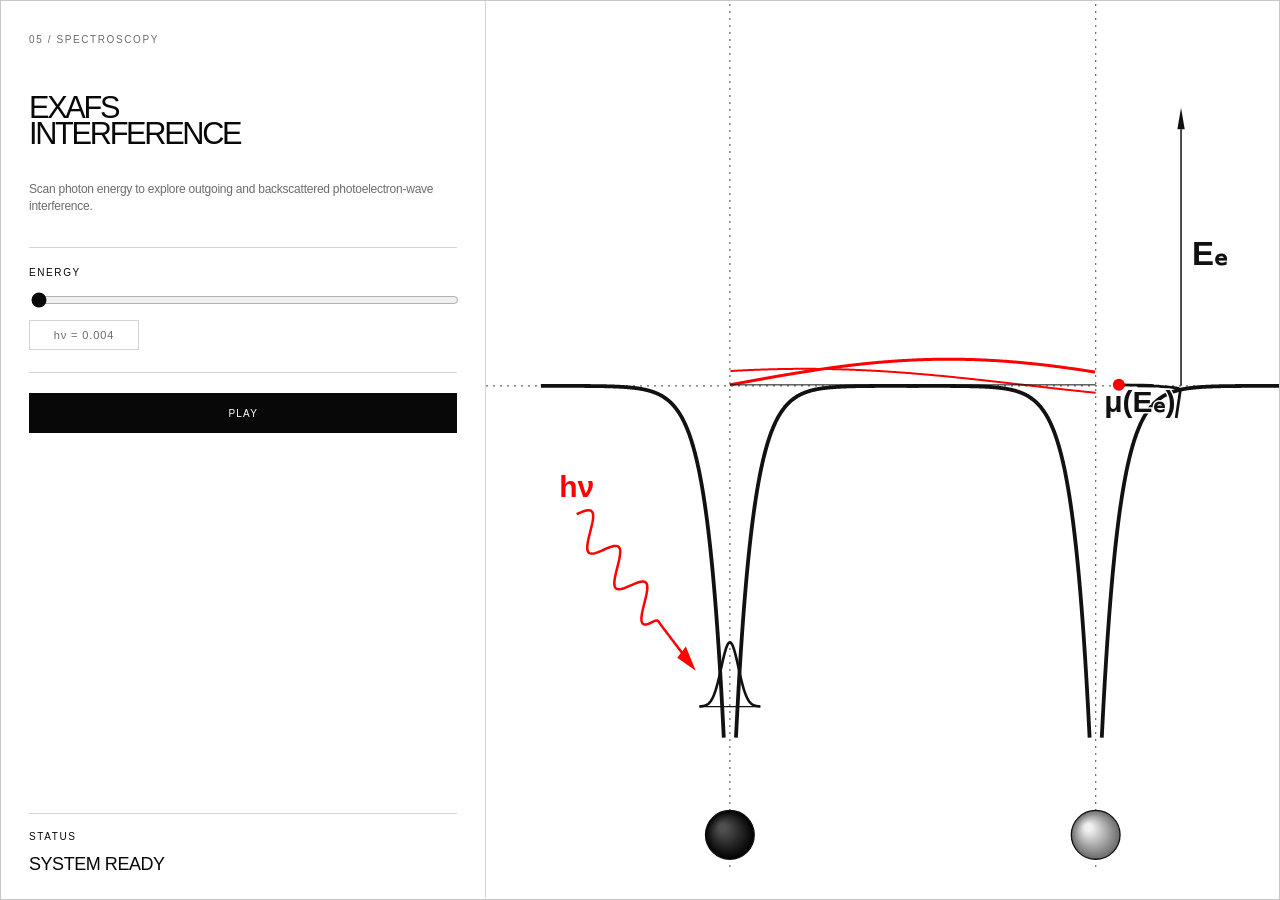
<file: tools/exafs-interference.html>
<!doctype html>
<html lang="en" data-theme="light">
<head>
  <meta charset="utf-8">
  <meta name="viewport" content="width=device-width, initial-scale=1">
  <title>EXAFS Interference Slider</title>
  <style>
    :root {
      --bg-body: #000;
      --bg-container: #050505;
      --border-container: #222;
      --bg-viewport: #000;
      --border-viewport: #333;
      --bg-sidebar: rgba(10, 10, 10, 0.9);
      --border-sidebar: #333;
      --text-sidebar: #fff;
      --text-status-title: #888;
      --border-status-top: #222;
      --toggle-btn-bg: #222;
      --toggle-btn-text: #fff;
      --text-brand: #fff;
      --control-bg: #000;
      --control-border: #444;
      --control-fg: #fff;
      --control-accent: #fff;
      --canvas-bg: #000;
    }

    [data-theme="light"] {
      --bg-body: #f0f2f5;
      --bg-container: #fff;
      --border-container: #ddd;
      --bg-viewport: #fdfdfd;
      --border-viewport: #ccc;
      --bg-sidebar: rgba(245, 245, 245, 0.95);
      --border-sidebar: #ddd;
      --text-sidebar: #222;
      --text-status-title: #777;
      --border-status-top: #ddd;
      --toggle-btn-bg: #e0e0e0;
      --toggle-btn-text: #111;
      --text-brand: #111;
      --control-bg: #fff;
      --control-border: #bdbdbd;
      --control-fg: #111;
      --control-accent: #111;
      --canvas-bg: #fff;
    }

    * {
      box-sizing: border-box;
    }

    body {
      margin: 0;
      background-color: var(--bg-body);
      display: flex;
      justify-content: center;
      align-items: center;
      min-height: 100vh;
      padding: 16px;
      font-family: "Avenir Next", "Helvetica Neue", Helvetica, Arial, sans-serif;
      transition: background-color 0.3s ease;
    }

    #simulation-container {
      background-color: var(--bg-container) !important;
      border: 1px solid var(--border-container) !important;
      border-radius: 8px;
      width: 96vw;
      max-width: 1650px;
      padding: 15px;
      transition: all 0.3s ease;
      box-shadow: 0 10px 30px rgba(0, 0, 0, 0.25);
    }

    #sim-viewport {
      background: var(--bg-viewport) !important;
      border: 1px solid var(--border-viewport) !important;
      display: flex;
      width: 100%;
      height: min(84vh, 900px);
      overflow: hidden;
      transition: all 0.3s ease;
    }

    #sidebar {
      width: 260px;
      background: var(--bg-sidebar) !important;
      border-right: 1px solid var(--border-sidebar) !important;
      color: var(--text-sidebar) !important;
      display: flex;
      flex-direction: column;
      padding: 18px;
      gap: 14px;
      transition: all 0.3s ease;
    }

    #brand-title {
      color: var(--text-brand) !important;
      transition: all 0.3s ease;
      font-size: 13px;
      font-weight: 900;
      text-transform: uppercase;
      letter-spacing: 1.5px;
    }

    .control-label {
      font-size: 12px;
      font-weight: 700;
      letter-spacing: 0.6px;
      text-transform: uppercase;
    }

    input[type="range"] {
      width: 100%;
      accent-color: var(--control-accent);
      cursor: pointer;
    }

    .badge {
      display: inline-block;
      min-width: 110px;
      text-align: center;
      font-weight: 800;
      font-size: 12px;
      letter-spacing: 0.4px;
      padding: 8px 10px;
      border-radius: 999px;
      border: 1px solid var(--control-border);
      color: var(--control-fg);
      background: var(--control-bg);
      font-variant-numeric: tabular-nums;
    }

    .action-btn {
      margin-top: 8px;
      padding: 10px;
      border-radius: 4px;
      cursor: pointer;
      font-weight: 800;
      width: 100%;
      text-transform: uppercase;
      font-size: 11px;
      border: 1px solid var(--control-border);
      background: var(--control-bg);
      color: var(--control-fg);
    }

    #theme-toggle {
      padding: 8px;
      background: var(--toggle-btn-bg);
      color: var(--toggle-btn-text);
      border: 1px solid var(--border-viewport);
      border-radius: 4px;
      cursor: pointer;
      font-size: 11px;
      font-weight: 800;
      text-transform: uppercase;
      width: 100%;
      transition: all 0.3s ease;
    }

    #status-divider {
      border-top: 1px solid var(--border-status-top) !important;
      padding-top: 12px;
      transition: all 0.3s ease;
      margin-top: auto;
    }

    #status-title {
      color: var(--text-status-title) !important;
      transition: all 0.3s ease;
      font-size: 10px;
      font-weight: 900;
      text-transform: uppercase;
      letter-spacing: 1px;
      margin-bottom: 6px;
    }

    #sim-status {
      font-size: 15px;
      font-weight: 900;
      letter-spacing: 0.2px;
      color: var(--text-sidebar);
    }

    #canvas-target {
      flex-grow: 1;
      position: relative;
      min-width: 0;
    }

    canvas {
      width: 100%;
      height: 100%;
      display: block;
      background: var(--canvas-bg);
    }

    @media (max-width: 980px) {
      #sim-viewport {
        height: auto;
        min-height: 680px;
        flex-direction: column;
      }

      #sidebar {
        width: 100%;
        border-right: 0;
        border-bottom: 1px solid var(--border-sidebar) !important;
      }

      #canvas-target {
        height: 520px;
      }
    }
  </style>
<style id="mithril-integration">
  #theme-toggle { display: none !important; }
  html, body, button, input, output { font-family: Arial, Helvetica, sans-serif !important; }
  body { padding: 0; background: #fff !important; }
  #simulation-container { width: 100%; max-width: none; height: 100vh; padding: 0; border-radius: 0; border: 1px solid rgba(8, 8, 8, .22) !important; box-shadow: none; }
  #sim-viewport { height: 100%; border: 0 !important; }
  #sidebar { width: 31%; max-width: 360px; padding: 28px 24px; }
  #brand-title { color: #080808 !important; font-size: 12px; letter-spacing: .14em; }
  .action-btn, .badge { border-radius: 0; }
</style>
<link rel="stylesheet" href="./mithril-tool.css">
</head>
<body>
<div id="simulation-container">
  <div id="sim-viewport">
    <div id="sidebar">
      <p class="tool-kicker">05 / SPECTROSCOPY</p>
      <h1 class="tool-heading"><span>EXAFS</span>INTERFERENCE</h1>
      <p class="tool-intro">Scan photon energy to explore outgoing and backscattered photoelectron-wave interference.</p>

      <div class="tool-control-section">
        <div class="control-label">energy</div>
        <input id="hvSlider" type="range" min="0.00390625" max="1" step="0.00390625" value="0.00390625">
        <output id="hvValue" class="badge">hν = 0.004</output>
      </div>

      <div class="tool-action-stack">
        <button id="playBtn" class="action-btn" type="button">Play</button>
      </div>
      <div id="status-divider">
        <div id="status-title">Status</div>
        <div id="sim-status">SYSTEM READY</div>
      </div>
    </div>

    <div id="canvas-target">
      <canvas id="scene" width="1920" height="1080" aria-label="EXAFS interference interactive scene"></canvas>
    </div>
  </div>
</div>

<script>
  const canvas = document.getElementById("scene");
  const ctx = canvas.getContext("2d");
  const slider = document.getElementById("hvSlider");
  const hvValue = document.getElementById("hvValue");
  const playBtn = document.getElementById("playBtn");
  const statusEl = document.getElementById("sim-status");

  const state = {
    hv: Number(slider.value),
    playing: false
  };

  const model = {
    xMin: -20,
    xMax: 45,
    yMin: -32,
    yMax: 24
  };

  let theme = null;
  let renderWidth = 1920;
  let renderHeight = 1080;

  function resizeCanvas() {
    const rectangle = canvas.getBoundingClientRect();
    if (rectangle.width < 1 || rectangle.height < 1) return;
    const dpr = Math.min(window.devicePixelRatio || 1, 3);
    renderWidth = rectangle.width;
    renderHeight = rectangle.height;
    canvas.width = Math.round(renderWidth * dpr);
    canvas.height = Math.round(renderHeight * dpr);
    ctx.setTransform(dpr, 0, 0, dpr, 0, 0);
    render();
  }

  function isLightMode() {
    return document.documentElement.getAttribute("data-theme") === "light";
  }

  function getThemePalette() {
    if (isLightMode()) {
      return {
        ink: "#111",
        grid: "#666",
        canvasBg: "#fff",
        potential: "#111",
        outline: "#fff",
        atomOutline: "#111"
      };
    }
    return {
      ink: "#f2f2f2",
      grid: "#868686",
      canvasBg: "#000",
      potential: "#f2f2f2",
      outline: "#000",
      atomOutline: "#e8e8e8"
    };
  }

  function mapX(x) {
    return ((x - model.xMin) / (model.xMax - model.xMin)) * renderWidth;
  }

  function mapY(y) {
    return renderHeight - ((y - model.yMin) / (model.yMax - model.yMin)) * renderHeight;
  }

  function drawCurve(func, xStart, xEnd, step, style = {}) {
    ctx.save();
    if (style.dashed) {
      ctx.setLineDash(style.dashed);
    } else {
      ctx.setLineDash([]);
    }
    ctx.lineWidth = style.width || 2;
    ctx.strokeStyle = style.stroke || theme.ink;
    ctx.beginPath();
    let started = false;
    for (let x = xStart; x <= xEnd + 1e-9; x += step) {
      const y = func(x);
      const px = mapX(x);
      const py = mapY(y);
      if (!Number.isFinite(y)) {
        started = false;
        continue;
      }
      if (!started) {
        ctx.moveTo(px, py);
        started = true;
      } else {
        ctx.lineTo(px, py);
      }
    }
    ctx.stroke();
    ctx.restore();
  }

  function drawLine(x1, y1, x2, y2, style = {}) {
    ctx.save();
    if (style.dashed) {
      ctx.setLineDash(style.dashed);
    } else {
      ctx.setLineDash([]);
    }
    ctx.strokeStyle = style.stroke || theme.ink;
    ctx.lineWidth = style.width || 1.5;
    ctx.beginPath();
    ctx.moveTo(mapX(x1), mapY(y1));
    ctx.lineTo(mapX(x2), mapY(y2));
    ctx.stroke();
    ctx.restore();
  }

  function drawText(txt, x, y, size = 22, align = "left", options = {}) {
    const color = options.color || theme.ink;
    const weight = options.weight || 400;
    const stroke = options.stroke || null;
    const strokeWidth = options.strokeWidth || 2.5;
    ctx.save();
    ctx.fillStyle = color;
    ctx.font = `${weight} ${size}px Arial, Helvetica, sans-serif`;
    ctx.textAlign = align;
    ctx.textBaseline = "middle";
    if (stroke) {
      ctx.lineWidth = strokeWidth;
      ctx.strokeStyle = stroke;
      ctx.strokeText(txt, mapX(x), mapY(y));
    }
    ctx.fillText(txt, mapX(x), mapY(y));
    ctx.restore();
  }

  function drawParametricCurve(xFunc, yFunc, tStart, tEnd, step, style = {}) {
    ctx.save();
    ctx.setLineDash(style.dashed || []);
    ctx.lineWidth = style.width || 2;
    ctx.strokeStyle = style.stroke || theme.ink;
    ctx.beginPath();
    let started = false;
    for (let t = tStart; t <= tEnd + 1e-9; t += step) {
      const x = xFunc(t);
      const y = yFunc(t);
      if (!Number.isFinite(x) || !Number.isFinite(y)) {
        started = false;
        continue;
      }
      const px = mapX(x);
      const py = mapY(y);
      if (!started) {
        ctx.moveTo(px, py);
        started = true;
      } else {
        ctx.lineTo(px, py);
      }
    }
    ctx.stroke();
    ctx.restore();
  }

  function drawPotentials() {
    const color = theme.potential;
    const y1 = (x) => -0.02 * Math.exp(0.7 * x);
    const tStart = -5;
    const tEnd = 10;
    const dt = 0.03;

    drawParametricCurve((t) => t - 10.5, y1, tStart, tEnd, dt, { stroke: color, width: 3.8 });
    drawParametricCurve((t) => -t + 10.5, y1, tStart, tEnd, dt, { stroke: color, width: 3.8 });
    drawParametricCurve((t) => -t + 40.5, y1, tStart, tEnd, dt, { stroke: color, width: 3.8 });
    drawParametricCurve((t) => t + 19.5, y1, tStart, tEnd, dt, { stroke: color, width: 3.8 });
  }

  function drawGroundState(xCenter) {
    drawCurve((x) => 4 * Math.exp(-Math.pow(x - xCenter, 2)) - 20, xCenter - 2.5, xCenter + 2.5, 0.02, {
      stroke: theme.ink,
      width: 2.6
    });
    drawLine(xCenter - 2.5, -20, xCenter + 2.5, -20, { stroke: theme.ink, width: 1.2 });
  }

  function drawAtom(cx, cy, r, hueA, hueB) {
    const px = mapX(cx);
    const py = mapY(cy);
    const pr = (mapX(cx + r) - mapX(cx));
    const gradient = ctx.createRadialGradient(px - pr * 0.3, py - pr * 0.3, pr * 0.15, px, py, pr);
    gradient.addColorStop(0, hueA);
    gradient.addColorStop(1, hueB);
    ctx.save();
    ctx.fillStyle = gradient;
    ctx.beginPath();
    ctx.arc(px, py, pr, 0, Math.PI * 2);
    ctx.fill();
    ctx.lineWidth = 1.3;
    ctx.strokeStyle = theme.atomOutline;
    ctx.stroke();
    ctx.restore();
  }

  function drawFilledPolygon(points, color) {
    if (!points.length) {
      return;
    }
    ctx.save();
    ctx.fillStyle = color;
    ctx.beginPath();
    ctx.moveTo(mapX(points[0].x), mapY(points[0].y));
    for (let i = 1; i < points.length; i += 1) {
      ctx.lineTo(mapX(points[i].x), mapY(points[i].y));
    }
    ctx.closePath();
    ctx.fill();
    ctx.restore();
  }

  function rotatePoint(point, angleRad, pivot) {
    const dx = point.x - pivot.x;
    const dy = point.y - pivot.y;
    return {
      x: pivot.x + dx * Math.cos(angleRad) - dy * Math.sin(angleRad),
      y: pivot.y + dx * Math.sin(angleRad) + dy * Math.cos(angleRad)
    };
  }

  function lerp(a, b, t) {
    return a + (b - a) * t;
  }

  function exafsColorFromT(t) {
    const stops = [
      { t: 0.0, c: [255, 0, 0] },
      { t: 0.33, c: [255, 255, 0] },
      { t: 0.66, c: [0, 255, 0] },
      { t: 1.0, c: [0, 0, 255] }
    ];
    const tc = Math.max(0, Math.min(1, t));
    for (let i = 0; i < stops.length - 1; i += 1) {
      const a = stops[i];
      const b = stops[i + 1];
      if (tc >= a.t && tc <= b.t) {
        const u = (tc - a.t) / (b.t - a.t || 1);
        const r = Math.round(lerp(a.c[0], b.c[0], u));
        const g = Math.round(lerp(a.c[1], b.c[1], u));
        const bch = Math.round(lerp(a.c[2], b.c[2], u));
        return `rgb(${r}, ${g}, ${bch})`;
      }
    }
    return "rgb(255,0,0)";
  }

  function interferenceColor(hv) {
    const minHv = 1 / 256;
    const t = (hv - minHv) / (1 - minHv);
    return exafsColorFromT(t);
  }

  function drawPhotonWave(hv) {
    const angle = -Math.PI / 4;
    const pivot = { x: -4 * Math.PI, y: -8 };
    const points = [];
    for (let t = -4 * Math.PI; t <= 0; t += Math.PI / 45) {
      const stepFn = 1 / (1 + Math.exp(10 * (t + Math.PI + 0.2)));
      const p = { x: t, y: Math.sin(2 * t) * stepFn - 8 };
      points.push(rotatePoint(p, angle, pivot));
    }

    const photonColor = interferenceColor(hv);
    ctx.save();
    ctx.strokeStyle = photonColor;
    ctx.lineWidth = 2.5;
    ctx.beginPath();
    for (let i = 0; i < points.length; i += 1) {
      const px = mapX(points[i].x);
      const py = mapY(points[i].y);
      if (i === 0) {
        ctx.moveTo(px, py);
      } else {
        ctx.lineTo(px, py);
      }
    }
    ctx.stroke();
    ctx.restore();

    const arrowHead = [
      { x: 1.25, y: -8 },
      { x: -0.4, y: -7.5 },
      { x: -0.4, y: -8.5 }
    ].map((p) => rotatePoint(p, angle, pivot));
    drawFilledPolygon(arrowHead, photonColor);

    drawText("hν", -14, -6.4, 30, "left", {
      color: photonColor,
      weight: 700,
      stroke: theme.outline,
      strokeWidth: 2.2
    });
  }

  function drawElectronWaves(hv) {
    const waveColor = interferenceColor(hv);

    drawParametricCurve(
      (t) => t,
      (t) => 1.6 * Math.sin(1.4 * t * Math.sqrt(hv)) + 16 * hv,
      0,
      30,
      Math.PI / 45,
      { stroke: waveColor, width: 3 }
    );

    drawParametricCurve(
      (t) => 30 - t,
      (t) => -Math.sin(1.4 * (t + 30) * Math.sqrt(hv)) + 16 * hv,
      0,
      30,
      Math.PI / 45,
      {
        stroke: waveColor,
        width: 2
      }
    );

    drawLine(0, 16 * hv, 30, 16 * hv, { stroke: theme.ink, width: 1 });
  }

  function drawSpectrum(hv, frontColor) {
    const xExFront = Math.max(-2, Math.min(16, 16 * hv));

    const xExToSpectrumX = (xEx) => {
      const yE1 = 1 / (1 + Math.exp(-20 * xEx)) - xEx / 28;
      const yE2 = 0.28 * Math.exp(-xEx / 5) * Math.cos(21 * Math.sqrt(Math.abs(xEx))) / (1 + Math.exp(-50 * xEx));
      return -5.6 * (yE1 + yE2) + 37;
    };

    drawParametricCurve(
      (xEx) => xExToSpectrumX(xEx),
      (xEx) => xEx,
      -2,
      xExFront,
      0.01,
      { stroke: theme.ink, width: 2.8 }
    );

    const tipX = xExToSpectrumX(xExFront);
    ctx.save();
    ctx.fillStyle = frontColor;
    ctx.beginPath();
    ctx.arc(mapX(tipX), mapY(xExFront), 6, 0, Math.PI * 2);
    ctx.fill();
    ctx.restore();

    drawLine(37, 0, 37, 16, { stroke: theme.ink, width: 1.5 });
    drawFilledPolygon(
      [
        { x: 36.7, y: 16 },
        { x: 37.3, y: 16 },
        { x: 37.0, y: 17.35 }
      ],
      theme.ink
    );
    drawText("Eₑ", 37.9, 8.1, 33, "left", {
      color: theme.ink,
      weight: 700,
      stroke: theme.outline,
      strokeWidth: 3
    });
    drawText("μ(Eₑ)", 30.7, -1.1, 30, "left", {
      color: theme.ink,
      weight: 700,
      stroke: theme.outline,
      strokeWidth: 3
    });
  }

  function render() {
    theme = getThemePalette();
    const hv = state.hv;
    ctx.clearRect(0, 0, renderWidth, renderHeight);

    drawLine(-20, 0, 45, 0, { stroke: theme.grid, width: 1.2, dashed: [2, 5] });
    drawLine(0, -30, 0, 24, { stroke: theme.grid, width: 1.2, dashed: [2, 5] });
    drawLine(30, -30, 30, 24, { stroke: theme.grid, width: 1.2, dashed: [2, 5] });

    drawPotentials();
    drawGroundState(0);
    drawPhotonWave(hv);
    drawElectronWaves(hv);
    drawSpectrum(hv, interferenceColor(hv));

    drawAtom(0, -28, 2, "#505050", "#000000");
    drawAtom(30, -28, 2, "#f0f0f0", "#696969");
  }

  function setHv(value) {
    state.hv = Math.max(1 / 256, Math.min(1, value));
    slider.value = String(state.hv);
    hvValue.textContent = `hν = ${state.hv.toFixed(3)}`;
    render();
  }

  slider.addEventListener("input", (event) => {
    setHv(Number(event.target.value));
    if (!state.playing) {
      statusEl.textContent = "MANUAL CONTROL";
    }
  });

  playBtn.addEventListener("click", () => {
    state.playing = !state.playing;
    playBtn.textContent = state.playing ? "Pause" : "Play";
    statusEl.textContent = state.playing ? "SCANNING" : "SYSTEM READY";
    if (state.playing) {
      requestAnimationFrame(animate);
    }
  });

  function animate() {
    if (!state.playing) {
      return;
    }
    const next = state.hv + 0.0025;
    setHv(next > 1 ? 1 / 256 : next);
    requestAnimationFrame(animate);
  }

  const canvasObserver = new ResizeObserver(resizeCanvas);
  canvasObserver.observe(document.getElementById("canvas-target"));
  resizeCanvas();
  setHv(state.hv);
</script>
</body>
</html>
</file>
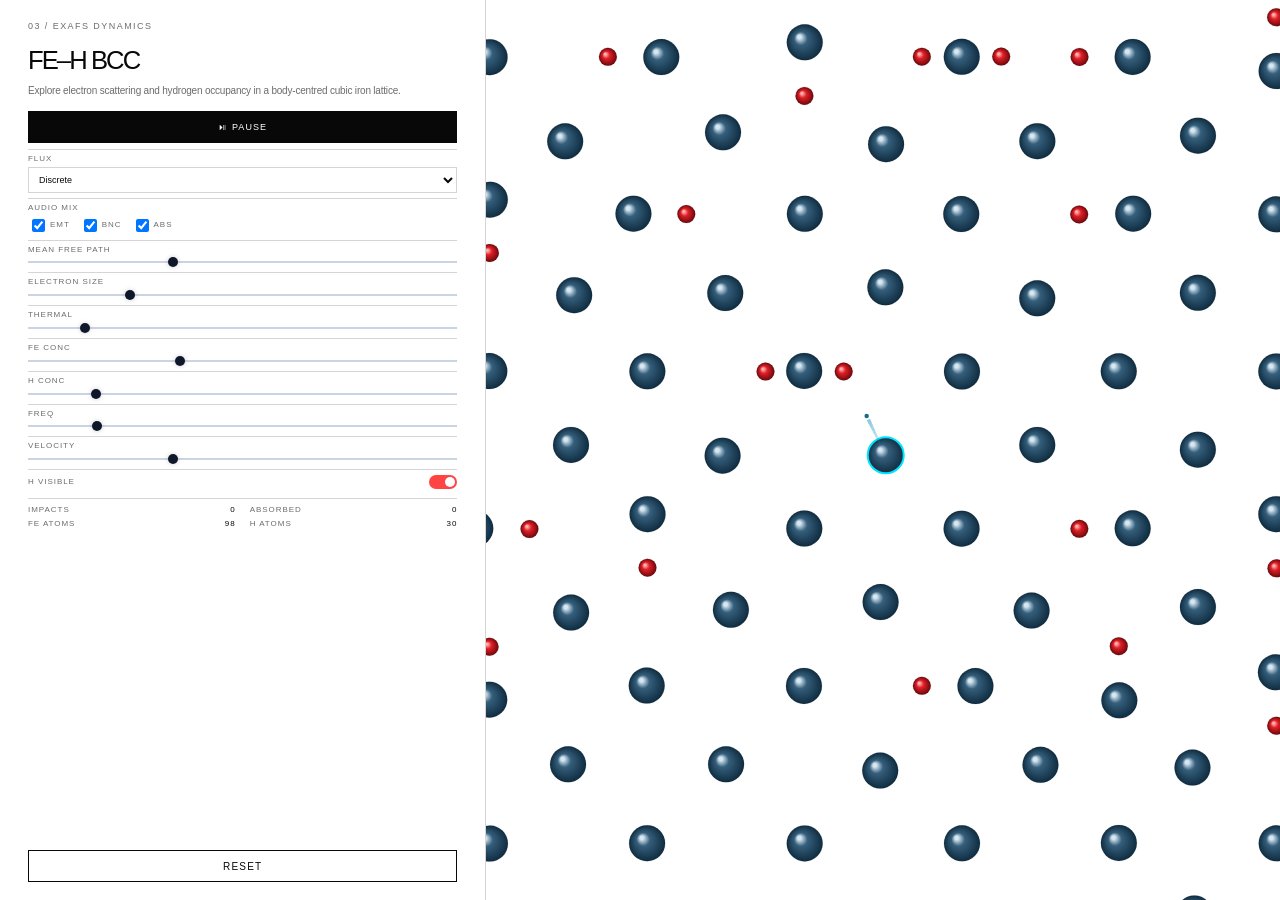
<file: tools/fe-h-bcc-exafs.html>
<!DOCTYPE html>
<html data-theme="light">
<head>
    <meta charset="UTF-8">
    <title>Fe-H BCC EXAFS</title>
    <style>
        @import url('https://fonts.googleapis.com/css2?family=Inter:wght=400;700;900&display=swap');
        :root {
            --bg-body: #000000; --bg-container: #000000; --bg-panel: #0d0d0d;
            --bg-canvas: #000000; --border-panel: #333333; --border-control: #444444;
            --text-main: #eeeeee; --text-label: #ffffff; --text-stat-lbl: #aaaaaa;
            --btn-bg: #222222; --btn-hover-bg: #ffffff; --btn-hover-text: #000000;
            --slider-bg: #333333; --slider-thumb: #ffffff; --overlay-bg: rgba(0,0,0,0.9);
            --particle-trail: 0, 229, 255; --fe-lightness: 0; --stroke-alpha: 0.05;
        }
        [data-theme="light"] {
            --bg-body: #f0f2f5; --bg-container: #ffffff; --bg-panel: #f8fafc;
            --bg-canvas: #ffffff; --border-panel: #cbd5e1; --border-control: #cbd5e1;
            --text-main: #1e293b; --text-label: #0f172a; --text-stat-lbl: #64748b;
            --btn-bg: #e2e8f0; --btn-hover-bg: #0f172a; --btn-hover-text: #ffffff;
            --slider-bg: #cbd5e1; --slider-thumb: #0f172a; --overlay-bg: rgba(255,255,255,0.95);
            --particle-trail: 0, 140, 180; --fe-lightness: 40; --stroke-alpha: 0.2;
        }
        body {
            margin:0; padding:0; background: var(--bg-body); overflow:hidden;
            font-family: 'Inter', sans-serif; color: var(--text-main); user-select: none;
            width: 100vw; height: 100vh;
            display: flex; justify-content: center; align-items: center;
            transition: background 0.3s ease;
        }
        #container {
            display: flex; flex-direction: row;
            width: 100%; height: 100%;
            max-width: 100vw; max-height: 100vh;
            background: var(--bg-container);
            aspect-ratio: 16 / 9;
            transition: background 0.3s ease;
        }
        #ui-panel {
            width: 170px; min-width: 170px; height: 100%;
            background: var(--bg-panel); border-right: 2px solid var(--border-panel);
            padding: 10px; display: flex; flex-direction: column;
            gap: 8px; box-sizing: border-box; z-index: 100;
            transition: background 0.3s ease, border-color 0.3s ease;
        }
        #c { flex-grow: 1; height: 100%; display: block; background: var(--bg-canvas); }
        #overlay {
            position: absolute; top:0; left:0; width:100%; height:100%;
            background: var(--overlay-bg); z-index: 1001;
            display: flex; flex-direction: column; justify-content: center; align-items: center; cursor: pointer;
        }
        .control { display: flex; flex-direction: column; gap: 2px; width: 100%; }
        .control label { font-size: 7.5px; color: var(--text-label); font-weight: 900; text-transform: uppercase; letter-spacing: 0.5px; }
        .legend { margin-top: 5px; padding-top: 5px; border-top: 1px solid var(--border-panel); display: flex; flex-direction: column; gap: 4px; }
        .stat-item { font-size: 8px; font-weight: 900; text-transform: uppercase; color: var(--text-stat-lbl); }
        .stat-val { color: var(--text-main); float: right; }
        #abs-val { color: #00aa44; }
        [data-theme="dark"] #abs-val { color: #00ff66; }
        #h-val { color: #ff4444; }
        button.ui-action-btn {
            background: var(--btn-bg); color: var(--text-main); border: 1px solid var(--text-main); padding: 6px; width: 100%;
            cursor: pointer; font-size: 11px; font-weight: 700; transition: all 0.2s; border-radius: 4px;
        }
        button.ui-action-btn:hover { background: var(--btn-hover-bg); color: var(--btn-hover-text); }
        select { background: var(--btn-bg); color: var(--text-main); border: 1px solid var(--border-control); font-size: 8px; padding: 2px; border-radius: 3px; width: 100%; outline: none; }
        input[type=range] { appearance: none; background: var(--slider-bg); height: 2px; width: 100%; margin: 4px 0; }
        input[type=range]::-webkit-slider-thumb {
            appearance: none; width: 10px; height: 10px; background: var(--slider-thumb);
            cursor: pointer; border-radius: 50%; box-shadow: 0 0 5px rgba(0,0,0,0.2);
        }
        .audio-toggles { display: flex; flex-direction: row; flex-wrap: wrap; gap: 6px; }
        .audio-toggles label { font-size: 7px; color: var(--text-stat-lbl); display: flex; align-items: center; gap: 2px; cursor: pointer; }
        .h-vis-row { display: flex; align-items: center; justify-content: space-between; }
        .h-vis-row label.h-lbl { font-size: 7.5px; color: var(--text-label); font-weight: 900; text-transform: uppercase; letter-spacing: 0.5px; }
        .toggle-pill { position: relative; width: 28px; height: 14px; }
        .toggle-pill input { opacity: 0; width: 0; height: 0; }
        .toggle-pill .slider-p { position: absolute; cursor: pointer; top:0; left:0; right:0; bottom:0; background: #555; border-radius: 14px; transition: 0.2s; }
        .toggle-pill .slider-p:before { position: absolute; content: ""; height: 10px; width: 10px; left: 2px; bottom: 2px; background: white; border-radius: 50%; transition: 0.2s; }
        .toggle-pill input:checked + .slider-p { background: #ff4444; }
        .toggle-pill input:checked + .slider-p:before { transform: translateX(14px); }
    </style>
    <link rel="stylesheet" href="./mithril-tool.css">
</head>
<body>
    <div id="container">
        <div id="ui-panel">
            <p class="tool-kicker">03 / EXAFS DYNAMICS</p>
            <h1 class="tool-heading"><span>FE–H BCC</span></h1>
            <p class="tool-intro">Explore electron scattering and hydrogen occupancy in a body-centred cubic iron lattice.</p>
            <button id="play-pause" class="ui-action-btn" onclick="togglePause()">⏯ PAUSE</button>

            <div class="control">
                <label>Flux</label>
                <select id="emit-mode" onchange="emitMode=this.value">
                    <option value="pulse">Discrete</option>
                    <option value="cont">Continuous</option>
                </select>
            </div>

            <div class="control">
                <label>Audio Mix</label>
                <div class="audio-toggles">
                   <label><input type="checkbox" id="m-emit" checked> EMT</label>
                   <label><input type="checkbox" id="m-bounce" checked> BNC</label>
                   <label><input type="checkbox" id="m-abs" checked> ABS</label>
                </div>
            </div>

            <div class="control"><label>Mean Free Path</label><input type="range" id="mfp" min="100" max="1000" step="50" value="400" oninput="lambda_k=parseFloat(this.value)"></div>
            <div class="control"><label>Electron Size</label><input type="range" id="e-size" min="2" max="15" step="1" value="5" oninput="particleBaseR=parseFloat(this.value)"></div>
            <div class="control"><label>Thermal</label><input type="range" id="thermal" min="0" max="8" step="0.5" value="1" oninput="thermalK=this.value"></div>
            <div class="control"><label>Fe Conc</label><input type="range" id="fe-vol" min="5" max="25" value="12" oninput="feSize=this.value; generateLattice()"></div>
            <div class="control"><label>H Conc</label><input type="range" id="h-conc" min="0" max="100" value="15" oninput="hConc=this.value; generateLattice()"></div>
            <div class="control"><label>Freq</label><input type="range" id="emit-freq" min="1" max="60" value="10" oninput="emitFreq=this.value"></div>
            <div class="control"><label>Velocity</label><input type="range" id="vel" min="1" max="10" step="0.5" value="4" oninput="speedFactor=this.value"></div>

            <div class="control">
                <div class="h-vis-row">
                    <label class="h-lbl">H Visible</label>
                    <label class="toggle-pill">
                        <input type="checkbox" id="h-visible" checked onchange="hVisible=this.checked">
                        <span class="slider-p"></span>
                    </label>
                </div>
            </div>

            <div class="legend">
                <div class="stat-item">Impacts <span class="stat-val" id="b-count">0</span></div>
                <div class="stat-item">Absorbed <span class="stat-val" id="abs-val">0</span></div>
                <div class="stat-item">Fe Atoms <span class="stat-val" id="fe-val">0</span></div>
                <div class="stat-item">H Atoms <span class="stat-val" id="h-val">0</span></div>
            </div>

            <button class="tool-reset" onclick="resetSim()">RESET</button>
        </div>
        <canvas id="c"></canvas>
    </div>

    <script>
        const canvas = document.getElementById('c');
        const ctx = canvas.getContext('2d');
        let atoms = [], hAtoms = [], particles = [];
        let isPaused = false, frame = 0;
        let feSize = 12, hConc = 15, emitFreq = 10, speedFactor = 4, lambda_k = 400, particleBaseR = 5, thermalK = 1, emitMode = 'pulse';
        let totalBounces = 0, totalAbsorbed = 0, emitter = null;
        let hVisible = true;
        const PX_PER_ANG = 55;
        const LATTICE_A = 2.86;
        let audioCtx;

        class Atom {
            constructor(x, y, type = 'Fe') {
                this.baseX = x; this.baseY = y;
                this.x = x; this.y = y;
                this.vibeX = 0; this.vibeY = 0;
                this.type = type;
                this.r = type === 'Fe' ? 18 : 9;
                this.hitTime = -999;
                this.isEmitter = false;
            }
            updateVibe() {
                this.vibeX = (Math.random() - 0.5) * thermalK;
                this.vibeY = (Math.random() - 0.5) * thermalK;
            }
        }

        function generateLattice() {
            atoms = []; hAtoms = [];
            const dpr = canvas.width / Math.max(canvas.clientWidth, 1);
            const cx = (canvas.width / dpr) / 2;
            const cy = (canvas.height / dpr) / 2;
            const cells = Math.ceil(feSize / LATTICE_A / 2);

            for (let i = -cells; i <= cells; i++) {
                for (let j = -cells; j <= cells; j++) {
                    const ox = cx + i * LATTICE_A * PX_PER_ANG;
                    const oy = cy + j * LATTICE_A * PX_PER_ANG;

                    [[0,0], [0.5, 0.5]].forEach(p => {
                        const ax = ox + p[0] * LATTICE_A * PX_PER_ANG;
                        const ay = oy + p[1] * LATTICE_A * PX_PER_ANG;
                        if (!atoms.some(a => Math.hypot(a.baseX-ax, a.baseY-ay) < 5)) {
                            atoms.push(new Atom(ax, ay, 'Fe'));
                        }
                    });

                    [[0.5, 0.25], [0.5, 0.75], [0.25, 0.5], [0.75, 0.5]].forEach(p => {
                        const hx = ox + p[0] * LATTICE_A * PX_PER_ANG;
                        const hy = oy + p[1] * LATTICE_A * PX_PER_ANG;
                        if (Math.random() * 100 < hConc) {
                            hAtoms.push(new Atom(hx, hy, 'H'));
                        }
                    });
                }
            }

            // Apply H-induced strain displacement to Fe atoms
            atoms.forEach(fe => {
                let dx_total = 0, dy_total = 0;
                hAtoms.forEach(h => {
                    const dx = fe.baseX - h.baseX;
                    const dy = fe.baseY - h.baseY;
                    const dist = Math.hypot(dx, dy);
                    if (dist < LATTICE_A * PX_PER_ANG * 0.7) {
                        const force = (LATTICE_A * PX_PER_ANG / dist) * 3.5;
                        dx_total += (dx / dist) * force;
                        dy_total += (dy / dist) * force;
                    }
                });
                fe.x = fe.baseX + dx_total;
                fe.y = fe.baseY + dy_total;
            });

            emitter = atoms.reduce((p, c) => Math.hypot(c.x-cx, c.y-cy) < Math.hypot(p.x-cx, p.y-cy) ? c : p);
            if (emitter) emitter.isEmitter = true;
            document.getElementById('fe-val').textContent = atoms.length;
            document.getElementById('h-val').textContent = hAtoms.length;
        }

        function playSound(freq, type, decay, vol, toggleId) {
            if (!audioCtx || !document.getElementById(toggleId).checked) return;
            try {
                const osc = audioCtx.createOscillator();
                const gain = audioCtx.createGain();
                osc.type = type;
                osc.frequency.setValueAtTime(freq, audioCtx.currentTime);
                gain.gain.setValueAtTime(vol, audioCtx.currentTime);
                gain.gain.exponentialRampToValueAtTime(0.0001, audioCtx.currentTime + decay);
                osc.connect(gain); gain.connect(audioCtx.destination);
                osc.start(); osc.stop(audioCtx.currentTime + decay);
            } catch(e) {}
        }

        function update() {
            if (isPaused) return;
            frame++;
            [...atoms, ...hAtoms].forEach(a => a.updateVibe());
            const interval = emitMode === 'pulse' ? Math.max(1, Math.floor(61 - emitFreq)) : 2;
            if (frame % interval === 0 && emitter) {
                const angle = Math.random() * Math.PI * 2;
                particles.push({
                    x: emitter.x, y: emitter.y,
                    vx: Math.cos(angle)*speedFactor, vy: Math.sin(angle)*speedFactor,
                    b: 0, pathLength: 0, history: [], intensity: 1.0
                });
                if (frame % 10 === 0) playSound(900, 'sine', 0.08, 0.05, 'm-emit');
            }

            // Scattering always uses all atoms (H strain is always physical)
            const scatterTargets = [...atoms, ...hAtoms];

            for (let i = particles.length - 1; i >= 0; i--) {
                let p = particles[i];
                p.history.unshift({x: p.x, y: p.y});
                if (p.history.length > 12) p.history.pop();
                p.pathLength += Math.hypot(p.vx, p.vy);
                p.intensity = Math.exp(-p.pathLength / lambda_k);
                p.x += p.vx; p.y += p.vy;

                for (let s of scatterTargets) {
                    const dx = p.x - (s.x + s.vibeX), dy = p.y - (s.y + s.vibeY), d = Math.hypot(dx, dy);
                    if (d < (particleBaseR/2) + s.r) {
                        const nx = dx/d, ny = dy/d, dot = p.vx*nx + p.vy*ny;
                        if (dot < 0) {
                            p.vx -= 2*dot*nx; p.vy -= 2*dot*ny;
                            s.hitTime = frame; p.b++; totalBounces++;
                            if (totalBounces % 5 === 0) playSound(s.type === 'Fe' ? 180 : 350, 'square', 0.04, 0.03, 'm-bounce');
                        }
                    }
                }

                if (p.intensity < 0.01 || p.x < -100 || p.x > canvas.width + 100 || p.y < -100 || p.y > canvas.height + 100) {
                    particles.splice(i, 1);
                } else if (p.b > 0 && Math.hypot(p.x - emitter.x, p.y - emitter.y) < emitter.r + 5) {
                    totalAbsorbed++;
                    document.getElementById('abs-val').textContent = totalAbsorbed;
                    playSound(1200, 'sine', 0.2, 0.04, 'm-abs');
                    particles.splice(i, 1);
                }
            }
            document.getElementById('b-count').textContent = totalBounces;
        }

        function draw() {
            const dpr = canvas.width / Math.max(canvas.clientWidth, 1);
            const sysStyles = getComputedStyle(document.body);
            const isLight = document.documentElement.getAttribute('data-theme') === 'light';

            ctx.fillStyle = sysStyles.getPropertyValue('--bg-canvas').trim();
            ctx.fillRect(0, 0, canvas.width/dpr, canvas.height/dpr);

            const feL = sysStyles.getPropertyValue('--fe-lightness').trim();
            const sAlpha = sysStyles.getPropertyValue('--stroke-alpha').trim();
            const trailRGB = sysStyles.getPropertyValue('--particle-trail').trim();

            // Draw Fe atoms
            atoms.forEach(a => {
                const isHit = frame - a.hitTime < 10;
                const tx = a.x + a.vibeX, ty = a.y + a.vibeY;
                ctx.beginPath(); ctx.arc(tx, ty, a.r, 0, Math.PI*2);
                const g = ctx.createRadialGradient(tx - a.r*0.3, ty - a.r*0.3, a.r*0.1, tx, ty, a.r);
                g.addColorStop(0, '#d6e7f2');
                g.addColorStop(0.3, '#355f7c');
                g.addColorStop(1, '#0f2c40');
                ctx.fillStyle = g; ctx.fill();
                ctx.strokeStyle = a.isEmitter ? '#00e5ff' : (isLight ? `rgba(0,0,0,${sAlpha})` : `rgba(255,255,255,${sAlpha})`);
                ctx.lineWidth = a.isEmitter ? 2 : 0.5; ctx.stroke();
            });

            // Draw H atoms only if hVisible is true; strain is always applied regardless
            if (hVisible) {
                hAtoms.forEach(a => {
                    const isHit = frame - a.hitTime < 10;
                    const tx = a.x + a.vibeX, ty = a.y + a.vibeY;
                    ctx.beginPath(); ctx.arc(tx, ty, a.r, 0, Math.PI*2);
                    const g = ctx.createRadialGradient(tx - a.r*0.3, ty - a.r*0.3, a.r*0.1, tx, ty, a.r);
                    g.addColorStop(0, '#ffb0b0');
                    g.addColorStop(0.35, '#df1f26');
                    g.addColorStop(1, '#6d070c');
                    ctx.fillStyle = g; ctx.fill();
                    ctx.strokeStyle = isLight ? `rgba(0,0,0,${sAlpha})` : `rgba(255,255,255,${sAlpha})`;
                    ctx.lineWidth = 0.5; ctx.stroke();
                });
            }

            // Draw photoelectron trails and particles
            particles.forEach(p => {
                if (p.history.length > 2) {
                    for (let j = 0; j < p.history.length - 1; j++) {
                        const ratio = 1 - (j / p.history.length);
                        ctx.beginPath(); ctx.moveTo(p.history[j].x, p.history[j].y);
                        ctx.lineTo(p.history[j+1].x, p.history[j+1].y);
                        ctx.strokeStyle = `rgba(${trailRGB}, ${p.intensity * ratio * 0.5})`;
                        ctx.lineWidth = particleBaseR * ratio * 0.7; ctx.stroke();
                    }
                }
                ctx.beginPath(); ctx.arc(p.x, p.y, (particleBaseR/2) * p.intensity, 0, Math.PI*2);
                ctx.fillStyle = isLight ? `rgba(0, 90, 120, ${p.intensity})` : `rgba(255, 255, 255, ${p.intensity})`;
                ctx.fill();
            });

            update(); requestAnimationFrame(draw);
        }

        function togglePause() {
            if (!audioCtx) audioCtx = new (window.AudioContext || window.webkitAudioContext)();
            isPaused = !isPaused;
            document.getElementById('play-pause').innerText = isPaused ? "▶ RESUME" : "⏯ PAUSE";
            if (audioCtx && audioCtx.state === 'suspended') audioCtx.resume();
        }

        function resetSim() {
            particles = []; totalBounces = 0; totalAbsorbed = 0;
            document.getElementById('abs-val').textContent = '0';
            generateLattice();
        }

        function resize() {
            const dpr = Math.min(window.devicePixelRatio || 1, 3);
            const rect = canvas.getBoundingClientRect();
            canvas.width = Math.max(1, Math.round(rect.width * dpr));
            canvas.height = Math.max(1, Math.round(rect.height * dpr));
            ctx.setTransform(1, 0, 0, 1, 0, 0);
            ctx.scale(dpr, dpr);
            generateLattice();
        }
        window.addEventListener('resize', resize);
        new ResizeObserver(resize).observe(canvas);
        resize();
        draw();
    </script>
</body>
</html>
</file>
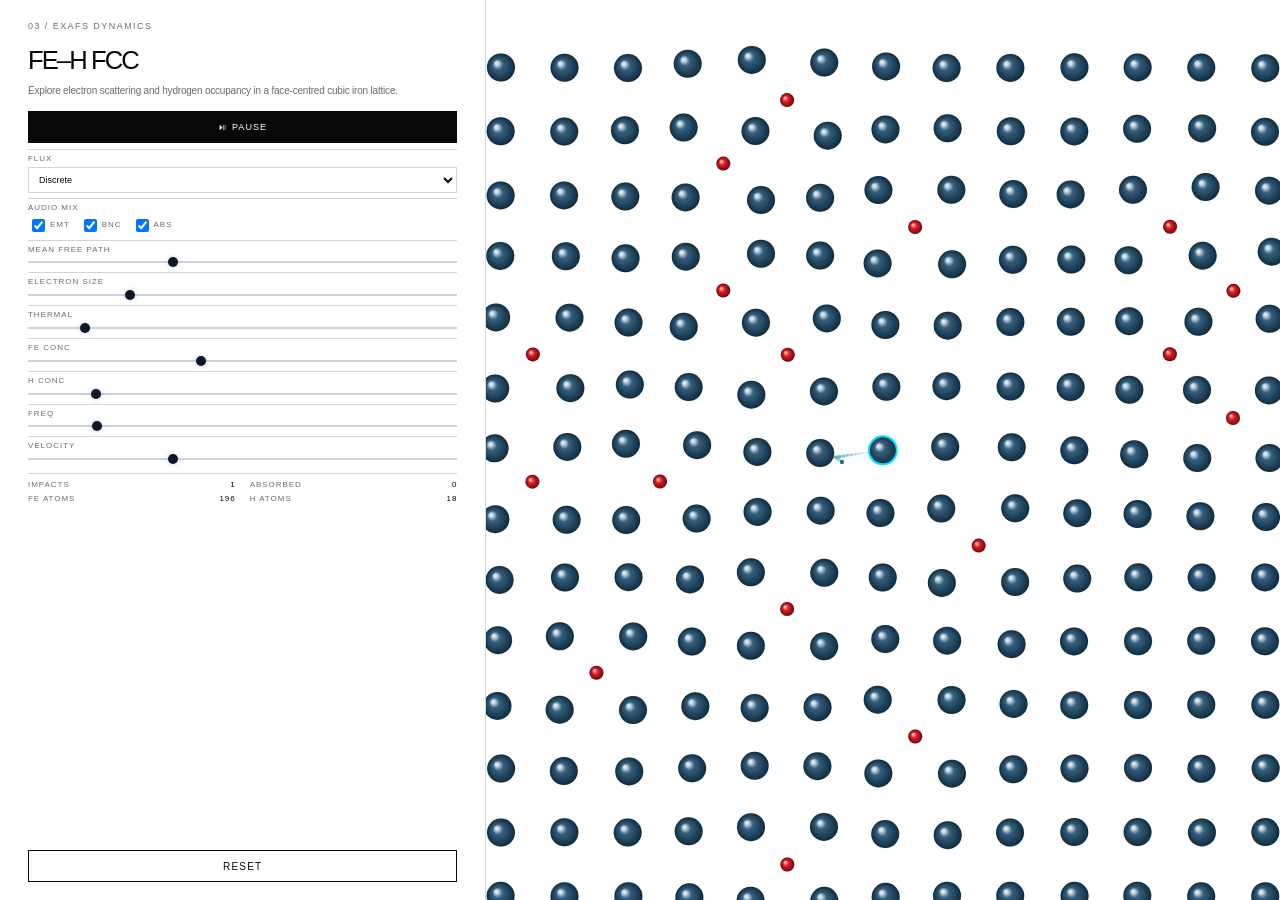
<file: tools/fe-h-fcc-exafs.html>
<!DOCTYPE html>
<html data-theme="light">
<head>
    <meta charset="UTF-8">
    <title>Fe-H FCC EXAFS</title>
    <style>
        @import url('https://fonts.googleapis.com/css2?family=Inter:wght@400;700;900&display=swap');
        
        /* Universal Color Engine Matrix */
        :root {
            --bg-body: #000000;
            --bg-container: #000000;
            --bg-panel: #0d0d0d;
            --bg-canvas: #000000;
            --border-panel: #333333;
            --border-control: #444444;
            --text-main: #eeeeee;
            --text-label: #ffffff;
            --text-stat-lbl: #aaaaaa;
            --btn-bg: #222222;
            --btn-hover-bg: #ffffff;
            --btn-hover-text: #000000;
            --slider-bg: #333333;
            --slider-thumb: #ffffff;
            --overlay-bg: rgba(0,0,0,0.9);
            --particle-trail: 0, 229, 255;
            
            /* Structural Render Overrides */
            --fe-lightness: 0;
            --stroke-alpha: 0.05;
        }

        [data-theme="light"] {
            --bg-body: #f0f2f5;
            --bg-container: #ffffff;
            --bg-panel: #f8fafc;
            --bg-canvas: #ffffff;
            --border-panel: #cbd5e1;
            --border-control: #cbd5e1;
            --text-main: #1e293b;
            --text-label: #0f172a;
            --text-stat-lbl: #64748b;
            --btn-bg: #e2e8f0;
            --btn-hover-bg: #0f172a;
            --btn-hover-text: #ffffff;
            --slider-bg: #cbd5e1;
            --slider-thumb: #0f172a;
            --overlay-bg: rgba(255,255,255,0.95);
            --particle-trail: 0, 140, 180;
            
            --fe-lightness: 40;
            --stroke-alpha: 0.2;
        }
        
        body { 
            margin:0; padding:0; background: var(--bg-body); overflow:hidden; 
            font-family: 'Inter', sans-serif; color: var(--text-main); user-select: none;
            width: 100vw; height: 100vh;
            transition: background 0.3s ease;
        }

        #container { display: flex; flex-direction: row; width: 100%; height: 100%; background: var(--bg-container); transition: background 0.3s ease; }

        #ui-panel { 
            width: 170px; min-width: 170px; height: 100%; 
            background: var(--bg-panel); border-right: 2px solid var(--border-panel); 
            padding: 10px; display: flex; flex-direction: column; 
            gap: 8px; box-sizing: border-box; z-index: 100;
            transition: background 0.3s ease, border-color 0.3s ease;
        }

        #c { flex-grow: 1; height: 100%; display: block; background: var(--bg-canvas); }

        #overlay {
            position: absolute; top:0; left:0; width:100%; height:100%;
            background: var(--overlay-bg); z-index: 1001;
            display: flex; flex-direction: column; justify-content: center; align-items: center; cursor: pointer;
        }

        .control { display: flex; flex-direction: column; gap: 2px; width: 100%; }
        .control label { font-size: 7.5px; color: var(--text-label); font-weight: 900; text-transform: uppercase; letter-spacing: 0.5px; }
        
        .legend { margin-top: 5px; padding-top: 5px; border-top: 1px solid var(--border-panel); display: flex; flex-direction: column; gap: 4px; }
        .stat-item { font-size: 8px; font-weight: 900; text-transform: uppercase; color: var(--text-stat-lbl); }
        .stat-val { color: var(--text-main); float: right; }
        #abs-val { color: #00aa44; }
        [data-theme="dark"] #abs-val { color: #00ff66; }
        #h-val { color: #ff4444; }

        button.ui-action-btn { 
            background: var(--btn-bg); color: var(--text-main); border: 1px solid var(--text-main); padding: 6px; width: 100%;
            cursor: pointer; font-size: 11px; font-weight: 700; transition: all 0.2s; border-radius: 4px;
        }
        button.ui-action-btn:hover { background: var(--btn-hover-bg); color: var(--btn-hover-text); }

        select { background: var(--btn-bg); color: var(--text-main); border: 1px solid var(--border-control); font-size: 8px; padding: 2px; border-radius: 3px; width: 100%; outline: none; }

        input[type=range] { appearance: none; background: var(--slider-bg); height: 2px; width: 100%; margin: 4px 0; }
        input[type=range]::-webkit-slider-thumb { 
            appearance: none; width: 10px; height: 10px; background: var(--slider-thumb); 
            cursor: pointer; border-radius: 50%; box-shadow: 0 0 5px rgba(0,0,0,0.2);
        }
        
        .audio-toggles { display: flex; flex-direction: row; flex-wrap: wrap; gap: 6px; }
        .audio-toggles label { font-size: 7px; color: var(--text-stat-lbl); display: flex; align-items: center; gap: 2px; cursor: pointer;}
    </style>
    <link rel="stylesheet" href="./mithril-tool.css">
</head>
<body>
    <div id="container">
        <div id="ui-panel">
            <p class="tool-kicker">03 / EXAFS DYNAMICS</p>
            <h1 class="tool-heading"><span>FE–H FCC</span></h1>
            <p class="tool-intro">Explore electron scattering and hydrogen occupancy in a face-centred cubic iron lattice.</p>
            <button id="play-pause" class="ui-action-btn" onclick="togglePause()">⏯ PAUSE</button>
            
            <div class="control">
                <label>Flux</label>
                <select id="emit-mode" onchange="emitMode=this.value">
                    <option value="pulse">Discrete</option>
                    <option value="cont">Continuous</option>
                </select>
            </div>

            <div class="control">
                <label>Audio Mix</label>
                <div class="audio-toggles">
                   <label><input type="checkbox" id="m-emit" checked> EMT</label>
                   <label><input type="checkbox" id="m-bounce" checked> BNC</label>
                   <label><input type="checkbox" id="m-abs" checked> ABS</label>
                </div>
            </div>

            <div class="control"><label>Mean Free Path</label><input type="range" id="mfp" min="100" max="1000" step="50" value="400" oninput="lambda_k=parseFloat(this.value)"></div>
            <div class="control"><label>Electron Size</label><input type="range" id="e-size" min="2" max="15" step="1" value="5" oninput="particleBaseR=parseFloat(this.value)"></div>
            <div class="control"><label>Thermal</label><input type="range" id="thermal" min="0" max="8" step="0.5" value="1" oninput="thermalK=this.value"></div>
            <div class="control"><label>Fe Conc</label><input type="range" id="fe-vol" min="10" max="35" value="20" oninput="feSize=this.value; generateLattice()"></div>
            <div class="control"><label>H Conc</label><input type="range" id="h-conc" min="0" max="100" value="15" oninput="hConc=this.value; generateLattice()"></div>
            <div class="control"><label>Freq</label><input type="range" id="emit-freq" min="1" max="60" value="10" oninput="emitFreq=this.value"></div>
            <div class="control"><label>Velocity</label><input type="range" id="vel" min="1" max="10" step="0.5" value="4" oninput="speedFactor=this.value"></div>

            <div class="legend">
                <div class="stat-item">Impacts <span class="stat-val" id="b-count">0</span></div>
                <div class="stat-item">Absorbed <span class="stat-val" id="abs-val">0</span></div>
                <div class="stat-item">Fe Atoms <span class="stat-val" id="fe-val">0</span></div>
                <div class="stat-item">H Atoms <span class="stat-val" id="h-val">0</span></div>
            </div>
            
            <button class="tool-reset" onclick="resetSim()">RESET</button>
        </div>
        <canvas id="c"></canvas>
    </div>

    <script>
        const canvas = document.getElementById('c');
        const ctx = canvas.getContext('2d');
        let atoms = [], hAtoms = [], particles = [];
        let isPaused = false, frame = 0;
        let feSize = 20, hConc = 15, emitFreq = 10, speedFactor = 4, lambda_k = 400, particleBaseR = 5, thermalK = 1, emitMode = 'pulse';
        let totalBounces = 0, totalAbsorbed = 0, emitter = null;
        const PX_PER_ANG = 35;
        const LATTICE_A = 3.64; 
        let audioCtx;

        class Atom {
            constructor(x, y, type = 'Fe') {
                this.baseX = x; this.baseY = y;
                this.x = x; this.y = y;
                this.vibeX = 0; this.vibeY = 0;
                this.type = type;
                this.r = type === 'Fe' ? 14 : 7;
                this.hitTime = -999;
                this.isEmitter = false;
            }
            updateVibe() {
                this.vibeX = (Math.random() - 0.5) * thermalK;
                this.vibeY = (Math.random() - 0.5) * thermalK;
            }
        }

        function generateLattice() {
            atoms = []; hAtoms = [];
            const dpr = canvas.width / Math.max(canvas.clientWidth, 1);
            const cx = (canvas.width / dpr) / 2;
            const cy = (canvas.height / dpr) / 2;
            const cells = Math.ceil(feSize / LATTICE_A / 2);

            for (let i = -cells; i <= cells; i++) {
                for (let j = -cells; j <= cells; j++) {
                    const ox = cx + i * LATTICE_A * PX_PER_ANG;
                    const oy = cy + j * LATTICE_A * PX_PER_ANG;
                    [[0,0], [0.5, 0.5], [0.5, 0], [0, 0.5]].forEach(p => {
                        const ax = ox + p[0] * LATTICE_A * PX_PER_ANG;
                        const ay = oy + p[1] * LATTICE_A * PX_PER_ANG;
                        if (!atoms.some(a => Math.hypot(a.baseX-ax, a.baseY-ay) < 5)) {
                            atoms.push(new Atom(ax, ay, 'Fe'));
                        }
                    });
                }
            }

            const minX = Math.min(...atoms.map(a => a.x)), maxX = Math.max(...atoms.map(a => a.x));
            const minY = Math.min(...atoms.map(a => a.y)), maxY = Math.max(...atoms.map(a => a.y));
            for (let i = -cells; i <= cells; i++) {
                for (let j = -cells; j <= cells; j++) {
                    const ox = cx + i * LATTICE_A * PX_PER_ANG;
                    const oy = cy + j * LATTICE_A * PX_PER_ANG;
                    [[0.25, 0.25], [0.75, 0.75]].forEach(p => {
                        const hx = ox + p[0] * LATTICE_A * PX_PER_ANG;
                        const hy = oy + p[1] * LATTICE_A * PX_PER_ANG;
                        if(hx > minX && hx < maxX && hy > minY && hy < maxY) {
                            if (Math.random() * 100 < hConc) hAtoms.push(new Atom(hx, hy, 'H'));
                        }
                    });
                }
            }

            atoms.forEach(fe => {
                let dx_total = 0, dy_total = 0;
                hAtoms.forEach(h => {
                    const dx = fe.baseX - h.baseX;
                    const dy = fe.baseY - h.baseY;
                    const dist = Math.hypot(dx, dy);
                    if (dist < LATTICE_A * PX_PER_ANG * 0.9) {
                        const force = (LATTICE_A * PX_PER_ANG / dist) * 2.5; 
                        dx_total += (dx / dist) * force;
                        dy_total += (dy / dist) * force;
                    }
                });
                fe.x = fe.baseX + dx_total;
                fe.y = fe.baseY + dy_total;
            });

            emitter = atoms.reduce((p, c) => Math.hypot(c.x-cx, c.y-cy) < Math.hypot(p.x-cx, p.y-cy) ? c : p);
            if(emitter) emitter.isEmitter = true;
            document.getElementById('fe-val').textContent = atoms.length;
            document.getElementById('h-val').textContent = hAtoms.length;
        }

        function playSound(freq, type, decay, vol, toggleId) {
            if (!audioCtx || !document.getElementById(toggleId).checked) return;
            try {
                const osc = audioCtx.createOscillator();
                const gain = audioCtx.createGain();
                osc.type = type;
                osc.frequency.setValueAtTime(freq, audioCtx.currentTime);
                gain.gain.setValueAtTime(vol, audioCtx.currentTime);
                gain.gain.exponentialRampToValueAtTime(0.0001, audioCtx.currentTime + decay);
                osc.connect(gain); gain.connect(audioCtx.destination);
                osc.start(); osc.stop(audioCtx.currentTime + decay);
            } catch(e) {}
        }

        function update() {
            if (isPaused) return;
            frame++;
            [...atoms, ...hAtoms].forEach(a => a.updateVibe());
            const interval = emitMode === 'pulse' ? Math.max(1, Math.floor(61 - emitFreq)) : 2;
            if (frame % interval === 0 && emitter) {
                const angle = Math.random() * Math.PI * 2;
                particles.push({ x: emitter.x, y: emitter.y, vx: Math.cos(angle)*speedFactor, vy: Math.sin(angle)*speedFactor, b: 0, pathLength: 0, history: [], intensity: 1.0 });
                if(frame % 10 === 0) playSound(900, 'sine', 0.08, 0.05, 'm-emit');
            }
            for (let i = particles.length - 1; i >= 0; i--) {
                let p = particles[i];
                p.history.unshift({x: p.x, y: p.y});
                if(p.history.length > 12) p.history.pop();
                p.pathLength += Math.hypot(p.vx, p.vy);
                p.intensity = Math.exp(-p.pathLength / lambda_k);
                p.x += p.vx; p.y += p.vy;
                for (let s of [...atoms, ...hAtoms]) {
                    const dx = p.x - (s.x + s.vibeX), dy = p.y - (s.y + s.vibeY), d = Math.hypot(dx, dy);
                    if (d < (particleBaseR/2) + s.r) {
                        const nx = dx/d, ny = dy/d, dot = p.vx*nx + p.vy*ny;
                        if (dot < 0) {
                            p.vx -= 2*dot*nx; p.vy -= 2*dot*ny;
                            s.hitTime = frame; p.b++; totalBounces++;
                            if(totalBounces % 5 === 0) playSound(s.type === 'Fe' ? 180 : 350, 'square', 0.04, 0.03, 'm-bounce');
                        }
                    }
                }
                if (p.intensity < 0.01 || p.x < -100 || p.x > canvas.width + 100 || p.y < -100 || p.y > canvas.height + 100) {
                    particles.splice(i, 1);
                } else if (p.b > 0 && Math.hypot(p.x - emitter.x, p.y - emitter.y) < emitter.r + 5) {
                    totalAbsorbed++;
                    document.getElementById('abs-val').textContent = totalAbsorbed;
                    playSound(1200, 'sine', 0.2, 0.04, 'm-abs');
                    particles.splice(i, 1);
                }
            }
            document.getElementById('b-count').textContent = totalBounces;
        }

        function draw() {
            const dpr = canvas.width / Math.max(canvas.clientWidth, 1);
            const sysStyles = getComputedStyle(document.body);
            
            ctx.fillStyle = sysStyles.getPropertyValue('--bg-canvas').trim(); 
            ctx.fillRect(0, 0, canvas.width/dpr, canvas.height/dpr);
            
            const feL = sysStyles.getPropertyValue('--fe-lightness').trim();
            const sAlpha = sysStyles.getPropertyValue('--stroke-alpha').trim();
            const trailRGB = sysStyles.getPropertyValue('--particle-trail').trim();

            [...atoms, ...hAtoms].forEach(a => {
                const isHit = frame - a.hitTime < 10;
                const tx = a.x + a.vibeX, ty = a.y + a.vibeY;
                ctx.beginPath(); ctx.arc(tx, ty, a.r, 0, Math.PI*2);
                const g = ctx.createRadialGradient(tx - a.r*0.3, ty - a.r*0.3, a.r*0.1, tx, ty, a.r);
                if (a.type === 'Fe') {
                    g.addColorStop(0, '#d6e7f2');
                    g.addColorStop(0.3, '#355f7c');
                    g.addColorStop(1, '#0f2c40');
                } else {
                    g.addColorStop(0, '#ffb0b0');
                    g.addColorStop(0.35, '#df1f26');
                    g.addColorStop(1, '#6d070c');
                }
                ctx.fillStyle = g; ctx.fill();
                ctx.strokeStyle = a.isEmitter ? '#00e5ff' : `rgba(0,0,0,${sAlpha})`;
                if (!a.isEmitter && document.documentElement.getAttribute('data-theme') !== 'light') {
                    ctx.strokeStyle = `rgba(255,255,255,${sAlpha})`;
                }
                ctx.lineWidth = a.isEmitter ? 2 : 0.5; ctx.stroke();
            });

            particles.forEach(p => {
                if (p.history.length > 2) {
                    for (let j = 0; j < p.history.length - 1; j++) {
                        const ratio = 1 - (j / p.history.length);
                        ctx.beginPath(); ctx.moveTo(p.history[j].x, p.history[j].y);
                        ctx.lineTo(p.history[j+1].x, p.history[j+1].y);
                        ctx.strokeStyle = `rgba(${trailRGB}, ${p.intensity * ratio * 0.5})`;
                        ctx.lineWidth = particleBaseR * ratio * 0.7; ctx.lineCap = 'round'; ctx.stroke();
                    }
                }
                ctx.beginPath(); ctx.arc(p.x, p.y, (particleBaseR/2) * p.intensity, 0, Math.PI*2);
                ctx.fillStyle = document.documentElement.getAttribute('data-theme') === 'light' 
                    ? `rgba(0, 90, 120, ${p.intensity})` 
                    : `rgba(255, 255, 255, ${p.intensity})`; 
                ctx.fill();
            });
            update(); requestAnimationFrame(draw);
        }

        function togglePause() { 
            if (!audioCtx) audioCtx = new (window.AudioContext || window.webkitAudioContext)();
            isPaused = !isPaused; 
            document.getElementById('play-pause').innerText = isPaused ? "▶ RESUME" : "⏯ PAUSE";
            if (audioCtx && audioCtx.state === 'suspended') audioCtx.resume();
        }

        function resetSim() { particles = []; totalBounces = 0; totalAbsorbed = 0; document.getElementById('abs-val').textContent = '0'; generateLattice(); }
        
        function resize() {
            const dpr = Math.min(window.devicePixelRatio || 1, 3);
            const rect = canvas.getBoundingClientRect();
            canvas.width = Math.max(1, Math.round(rect.width * dpr));
            canvas.height = Math.max(1, Math.round(rect.height * dpr));
            ctx.setTransform(1, 0, 0, 1, 0, 0);
            ctx.scale(dpr, dpr);
            generateLattice();
        }
        window.addEventListener('resize', resize);
        new ResizeObserver(resize).observe(canvas);
        resize();
        draw();
    </script>
</body>
</html>
</file>
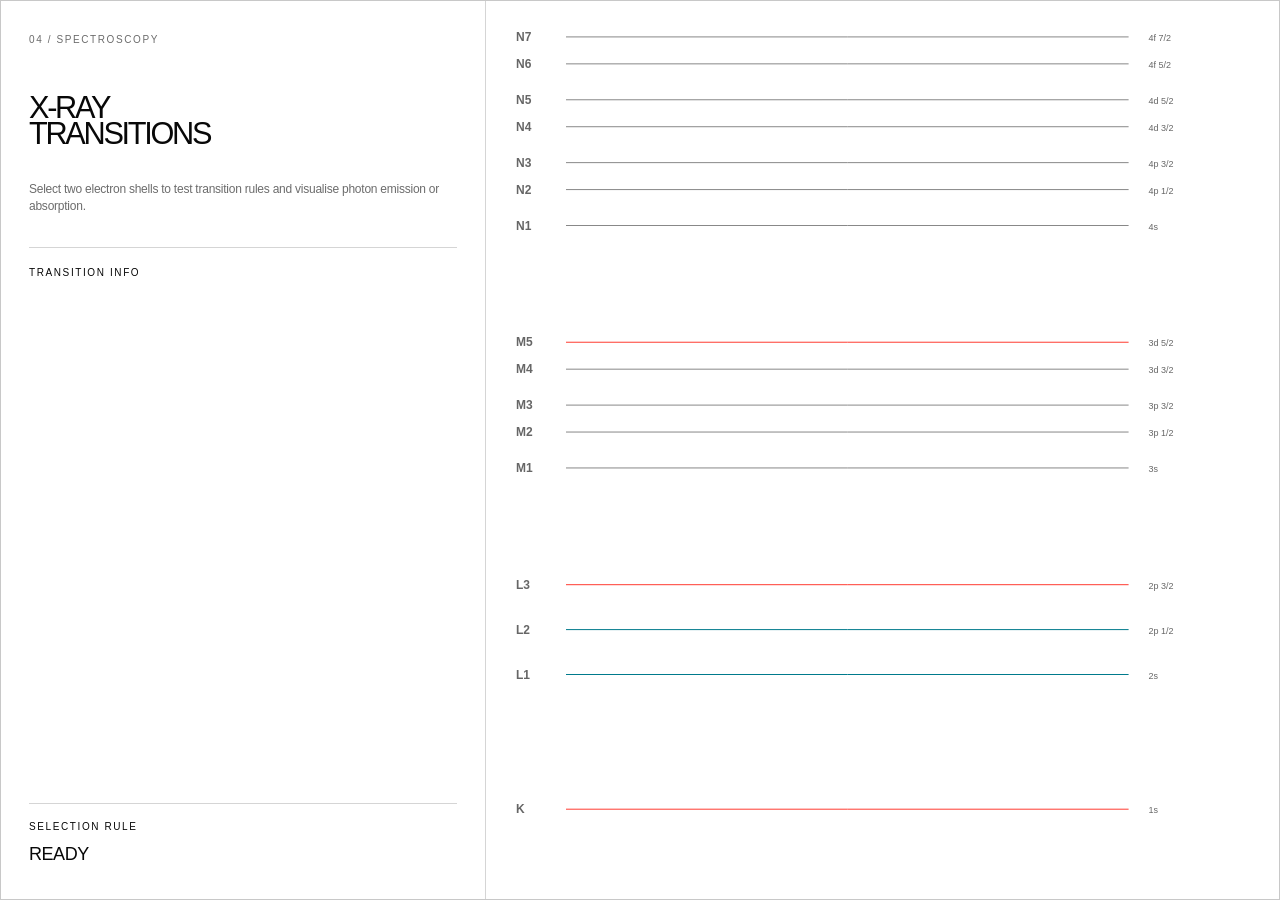
<file: tools/xray-transitions.html>
<!DOCTYPE html>
<html lang="en" data-theme="light">
<head>
    <meta charset="UTF-8">
    <meta name="viewport" content="width=device-width, initial-scale=1.0">
    <title>X-ray Transitions — Mithril Studio</title>
    <style>
        @import url('https://fonts.googleapis.com/css2?family=Inter:wght@400;700;900&display=swap');
        
        body {
            margin: 0;
            padding: 0;
            background-color: #050505;
            display: flex;
            justify-content: center;
            align-items: center;
            min-height: 100vh;
        }

        #physics-engine-container {
            background-color: #050505;
            padding: 15px;
            border: 1px solid #222;
            border-radius: 8px;
            width: 90%;
            max-width: 1200px;
        }

        #sim-viewport {
            background: #000;
            color: #FFFFFF;
            font-family: 'Inter', sans-serif;
            width: 100%;
            height: 56.25vw; /* 16:9 Aspect Ratio */
            max-height: 70vh;
            position: relative;
            overflow: hidden;
            display: flex;
        }

        #sidebar {
            width: 260px;
            background: rgba(10, 10, 10, 1);
            border-right: 1px solid #333;
            display: flex;
            flex-direction: column;
            padding: 20px;
            z-index: 20;
            box-sizing: border-box;
        }

        #canvas-container { flex-grow: 1; position: relative; overflow: hidden; }
        .status-header { font-size: 10px; font-weight: 900; letter-spacing: 2px; color: #666; margin-bottom: 5px; text-transform: uppercase; }
        .lab-header { font-size: 12px; font-weight: 900; letter-spacing: 1px; color: #00FFFF; margin-bottom: 25px; text-transform: uppercase; }
        #interaction-status { font-size: 20px; font-weight: 900; color: #444; margin-bottom: 10px; transition: color 0.2s; }
        #realtime-transition { flex-grow: 1; padding-top: 15px; border-top: 1px solid #333; }
        
        .active-entry { padding: 12px; border-left: 3px solid #E10600; background: rgba(225, 6, 0, 0.08); animation: flashIn 0.4s ease-out; }
        @keyframes flashIn { from { opacity: 0; background: rgba(225, 6, 0, 0.3); } to { opacity: 1; background: rgba(225, 6, 0, 0.08); } }
        
        .log-name { font-size: 18px; font-weight: 900; color: #FFF; margin-bottom: 4px; }
        .log-trans { font-size: 11px; color: #AAA; margin-bottom: 8px; text-transform: uppercase; letter-spacing: 1px; }
        .log-val { font-size: 14px; color: #E10600; font-weight: 900; }
        
        canvas { cursor: crosshair; display: block; width: 100%; height: 100%; }
        .bottom-status-group { margin-top: 20px; border-top: 1px solid #333; padding-top: 20px; }
    </style>
<style id="mithril-integration">
  html, body { font-family: Arial, Helvetica, sans-serif !important; background: #fff !important; }
  #physics-engine-container { width: 100%; max-width: none; height: 100vh; padding: 0; border: 1px solid rgba(8, 8, 8, .22); border-radius: 0; background: #fff; }
  #sim-viewport { width: 100%; height: 100%; max-height: none; color: #080808; background: #fff; font-family: Arial, Helvetica, sans-serif !important; }
  #sidebar { width: 31%; max-width: 360px; padding: 28px 24px; color: #080808; background: #fff; border-right: 1px solid rgba(8, 8, 8, .22); }
  .lab-header { color: #080808; font-size: 12px; letter-spacing: .14em; }
  .status-header { color: #6f6f6a; }
  #interaction-status { color: #080808; }
  #realtime-transition, .bottom-status-group { border-color: rgba(8, 8, 8, .22); }
  .active-entry { background: rgba(225, 6, 0, .05); }
  .log-name { color: #080808; }
  .log-trans { color: #6f6f6a; }
</style>
<link rel="stylesheet" href="./mithril-tool.css">
</head>
<body>
    <div id="physics-engine-container">
        <div id="sim-viewport">
            <div id="sidebar">
                <p class="tool-kicker">04 / SPECTROSCOPY</p>
                <h1 class="tool-heading"><span>X-RAY</span>TRANSITIONS</h1>
                <p class="tool-intro">Select two electron shells to test transition rules and visualise photon emission or absorption.</p>
                <div class="tool-control-section">
                    <div class="status-header">Transition Info</div>
                    <div id="realtime-transition"></div>
                </div>
                
                <div class="bottom-status-group">
                    <div class="status-header">Selection Rule</div>
                    <div id="interaction-status">READY</div>
                </div>
            </div>
            <div id="canvas-container">
                <canvas id="canvas"></canvas>
            </div>
        </div>
    </div>

    <script>
        const canvas = document.getElementById('canvas');
        const ctx = canvas.getContext('2d');
        const statusEl = document.getElementById('interaction-status');
        const transitionBox = document.getElementById('realtime-transition');
        const viewport = document.getElementById('canvas-container');

        const shells = [
            {label:'N7', shell:'4f 7/2', y_pct: 0.04, l:3, j:3.5, color: '#888'},
            {label:'N6', shell:'4f 5/2', y_pct: 0.07, l:3, j:2.5, color: '#888'},
            {label:'N5', shell:'4d 5/2', y_pct: 0.11, l:2, j:2.5, color: '#888'},
            {label:'N4', shell:'4d 3/2', y_pct: 0.14, l:2, j:1.5, color: '#888'},
            {label:'N3', shell:'4p 3/2', y_pct: 0.18, l:1, j:1.5, color: '#888'},
            {label:'N2', shell:'4p 1/2', y_pct: 0.21, l:1, j:0.5, color: '#888'},
            {label:'N1', shell:'4s',     y_pct: 0.25, l:0, j:0.5, color: '#888'},
            {label:'M5', shell:'3d 5/2', y_pct: 0.38, l:2, j:2.5, color: '#FF3B30'},
            {label:'M4', shell:'3d 3/2', y_pct: 0.41, l:2, j:1.5, color: '#888'},
            {label:'M3', shell:'3p 3/2', y_pct: 0.45, l:1, j:1.5, color: '#888'},
            {label:'M2', shell:'3p 1/2', y_pct: 0.48, l:1, j:0.5, color: '#888'},
            {label:'M1', shell:'3s',     y_pct: 0.52, l:0, j:0.5, color: '#888'},
            {label:'L3', shell:'2p 3/2', y_pct: 0.65, l:1, j:1.5, color: '#FF3B30'},
            {label:'L2', shell:'2p 1/2', y_pct: 0.70, l:1, j:0.5, color: '#007a8c'},
            {label:'L1', shell:'2s',     y_pct: 0.75, l:0, j:0.5, color: '#007a8c'},
            {label:'K',  shell:'1s',     y_pct: 0.90, l:0, j:0.5, color: '#FF3B30'}
        ];

        function getXrayReference(from, to) {
            const pair = `${from.label}->${to.label}`;
            const map = {
                'L3->K': { name: 'Kα1', desc: '2p3/2 -> 1s' },
                'L2->K': { name: 'Kα2', desc: '2p1/2 -> 1s' },
                'M3->K': { name: 'Kβ1', desc: '3p3/2 -> 1s' },
                'N3->K': { name: 'Kβ2', desc: '4p3/2 -> 1s' },
                'M2->K': { name: 'Kβ3', desc: '3p1/2 -> 1s' },
                'N2->K': { name: 'Kβ4', desc: '4p1/2 -> 1s' },
                'M5->L3': { name: 'Lα1', desc: '3d5/2 -> 2p3/2' },
                'M4->L3': { name: 'Lα2', desc: '3d3/2 -> 2p3/2' },
                'N5->L3': { name: 'Lβ2', desc: '4d5/2 -> 2p3/2' },
                'M1->L3': { name: 'Ll',  desc: '3s -> 2p3/2' },
                'N1->L3': { name: 'Lu',  desc: '4s -> 2p3/2' },
                'M4->L2': { name: 'Lβ1', desc: '3d3/2 -> 2p1/2' },
                'N4->L2': { name: 'Lγ1', desc: '4d3/2 -> 2p1/2' },
                'M1->L2': { name: 'Lη',  desc: '3s -> 2p1/2' },
                'N1->L2': { name: 'Lν',  desc: '4s -> 2p1/2' },
                'M3->L1': { name: 'Lβ3', desc: '3p3/2 -> 2s' },
                'M2->L1': { name: 'Lβ4', desc: '3p1/2 -> 2s' },
                'N3->L1': { name: 'Lγ2', desc: '4p3/2 -> 2s' },
                'N2->L1': { name: 'Lγ3', desc: '4p1/2 -> 2s' },
                'N7->M5': { name: 'Mα1', desc: '4f7/2 -> 3d5/2' },
                'N6->M5': { name: 'Mα2', desc: '4f5/2 -> 3d5/2' },
                'N3->M5': { name: 'Mζ1', desc: '4p3/2 -> 3d5/2' },
                'N6->M4': { name: 'Mβ',  desc: '4f5/2 -> 3d3/2' },
                'N2->M4': { name: 'Mζ2', desc: '4p1/2 -> 3d3/2' },
                'N5->M3': { name: 'Mγ',  desc: '4d5/2 -> 3p3/2' }
            };
            return map[pair];
        }

        let selected = null, animation = null, mouse = { x: 0, y: 0 };
        let renderWidth = 1, renderHeight = 1, renderDpr = 1;

        function resize() {
            const rect = viewport.getBoundingClientRect();
            const dpr = Math.min(window.devicePixelRatio || 1, 3);
            renderDpr = dpr;
            renderWidth = Math.max(1, rect.width);
            renderHeight = Math.max(1, rect.height);
            canvas.width = Math.round(renderWidth * dpr);
            canvas.height = Math.round(renderHeight * dpr);
            ctx.setTransform(dpr, 0, 0, dpr, 0, 0);
        }
        window.addEventListener('resize', resize);
        new ResizeObserver(resize).observe(viewport);
        resize();

        function getHovered() {
            return shells.find(s => Math.abs(mouse.y - (s.y_pct * renderHeight)) < 12);
        }

        canvas.addEventListener('mousemove', (e) => {
            const rect = canvas.getBoundingClientRect();
            mouse.x = e.clientX - rect.left;
            mouse.y = e.clientY - rect.top;
        });

        canvas.addEventListener('mousedown', () => {
            const hit = getHovered();
            if (!hit || animation) return;
            
            if (!selected) {
                selected = hit;
                statusEl.innerText = "ORIGIN: " + hit.label;
                statusEl.style.color = "#888";
            } else if (selected === hit) {
                selected = null;
                statusEl.innerText = "READY";
            } else {
                const dl = Math.abs(selected.l - hit.l);
                const dj = Math.abs(selected.j - hit.j);
                const isRadiative = (dl === 1) && (dj <= 1);
                const data = getXrayReference(selected, hit);

                if (isRadiative) {
                    statusEl.innerText = "ALLOWED";
                    statusEl.style.color = "#168a32";
                    transitionBox.innerHTML = `
                        <div class="active-entry">
                            <div class="log-name">${data ? data.name : 'Allowed'}</div>
                            <div class="log-trans">${selected.label} → ${hit.label}</div>
                            <div class="log-val">${data ? data.desc : 'Δl=1, Δj='+dj}</div>
                        </div>
                    `;
                    if (selected.y_pct < hit.y_pct) {
                        animation = { type: 'electron_drop', from: selected, to: hit, start: Date.now(), duration: 800 };
                    } else {
                        animation = { type: 'absorption_photon', from: selected, to: hit, start: Date.now(), duration: 1200 };
                    }
                } else {
                    statusEl.innerText = "FORBIDDEN";
                    statusEl.style.color = "#E10600";
                    transitionBox.innerHTML = `
                        <div class="active-entry" style="border-left-color: #444; background: rgba(8,8,8,0.03)">
                            <div class="log-name">Forbidden</div>
                            <div class="log-trans">${selected.label} → ${hit.label}</div>
                            <div class="log-val" style="color: #666">Δl=${dl}, Δj=${dj.toFixed(1)}</div>
                        </div>
                    `;
                    animation = { type: 'forbidden_shake', start: Date.now(), duration: 400 };
                }
                selected = null;
            }
        });

        function drawElectron(x, y) {
            ctx.shadowBlur = 10; ctx.shadowColor = "#007a8c";
            ctx.fillStyle = "#007a8c";
            ctx.beginPath(); ctx.arc(x, y, 5, 0, Math.PI * 2); ctx.fill();
            ctx.shadowBlur = 0;
        }

        function drawPhoton(x, y, prog, angle, isIncoming) {
            const alpha = isIncoming ? Math.min(1, prog * 3) : Math.min(1, (1 - prog) * 3);
            const time = Date.now() * 0.04;
            ctx.save();
            ctx.translate(x, y);
            ctx.rotate(angle);
            ctx.beginPath();
            ctx.strokeStyle = `rgba(255, 215, 0, ${alpha})`;
            ctx.lineWidth = 1.5;
            for (let i = 0; i < 20; i++) {
                const sx = -i * 3;
                const sy = Math.sin(time - (i * 0.8)) * (3 * Math.sin((i/20)*Math.PI));
                if (i === 0) ctx.moveTo(sx, sy); else ctx.lineTo(sx, sy);
            }
            ctx.stroke();
            ctx.restore();
        }

        function loop() {
            const now = Date.now();
            ctx.setTransform(renderDpr, 0, 0, renderDpr, 0, 0);
            
            if (animation && animation.type === 'forbidden_shake') {
                const dx = (Math.random() - 0.5) * 6;
                const dy = (Math.random() - 0.5) * 6;
                ctx.translate(dx, dy);
            }

            ctx.fillStyle = "#fff"; ctx.fillRect(-10, -10, renderWidth + 20, renderHeight + 20);
            
            const hovered = getHovered();
            const elapsed = animation ? (now - animation.start) : 0;
            const p = animation ? Math.min(1, elapsed / animation.duration) : 0;

            shells.forEach(s => {
                let y = s.y_pct * renderHeight;
                let glow = 0;
                let jolt = 0;

                if (animation) {
                    if (animation.type === 'absorption_photon' && animation.from === s) {
                        glow = p * 20;
                        y += Math.sin(now * 0.1) * 2;
                    }
                    if (animation.type === 'electron_drop' && animation.to === s && p > 0.8) {
                        jolt = (Math.random() - 0.5) * 5;
                        glow = 15;
                    }
                    if (animation.type === 'emission_photon' && animation.from === s && p < 0.3) {
                        jolt = (Math.random() - 0.5) * 8;
                    }
                    if (animation.type === 'electron_jump' && animation.to === s && p > 0.8) {
                        glow = 15;
                        y += Math.sin(now * 0.1) * 2;
                    }
                }

                const isSel = selected === s, isHov = hovered === s;
                ctx.beginPath();
                ctx.shadowBlur = glow > 0 ? glow : (isSel ? 10 : 0);
                ctx.shadowColor = isSel ? "#E10600" : "#080808";
                ctx.strokeStyle = isSel ? "#E10600" : (isHov ? "#080808" : (s.color || "#777"));
                ctx.lineWidth = isSel || isHov || glow > 0 ? 2 : 1;
                
                const finalY = y + jolt;
                ctx.moveTo(80, finalY); ctx.lineTo(renderWidth - 150, finalY);
                ctx.stroke();
                
                ctx.shadowBlur = 0;
                ctx.fillStyle = isSel ? "#E10600" : (isHov ? "#080808" : "#666");
                ctx.font = "bold 12px Arial"; ctx.fillText(s.label, 30, finalY + 4);
                ctx.font = "400 9px Arial"; ctx.fillText(s.shell, renderWidth - 130, finalY + 4);
            });

            if (animation) {
                const centerX = renderWidth / 2;
                if (animation.type === 'electron_drop') {
                    const y1 = animation.from.y_pct * renderHeight, y2 = animation.to.y_pct * renderHeight;
                    drawElectron(centerX, y1 + (y2 - y1) * p);
                    if (p >= 1) animation = { type: 'emission_photon', from: animation.to, origin: {x: centerX, y: y2}, start: now, duration: 1000 };
                } else if (animation.type === 'emission_photon') {
                    drawPhoton(animation.origin.x + p*400, animation.origin.y - p*400, p, -Math.PI/4, false);
                    if (p >= 1) { animation = null; statusEl.innerText = "READY"; }
                } else if (animation.type === 'absorption_photon') {
                    const y1 = animation.from.y_pct * renderHeight;
                    drawPhoton(centerX + (1-p)*400, y1 - (1-p)*400, p, -Math.PI/4, true);
                    if (p >= 1) animation = { type: 'electron_jump', from: animation.from, to: animation.to, start: now, duration: 800 };
                } else if (animation.type === 'electron_jump') {
                    const y1 = animation.from.y_pct * renderHeight, y2 = animation.to.y_pct * renderHeight;
                    drawElectron(centerX, y1 + (y2 - y1) * p);
                    if (p >= 1) { animation = null; statusEl.innerText = "READY"; }
                } else if (animation.type === 'forbidden_shake') {
                    if (p >= 1) { animation = null; statusEl.innerText = "READY"; }
                }
            }
            requestAnimationFrame(loop);
        }
        loop();
    </script>
</body>
</html>
</file>
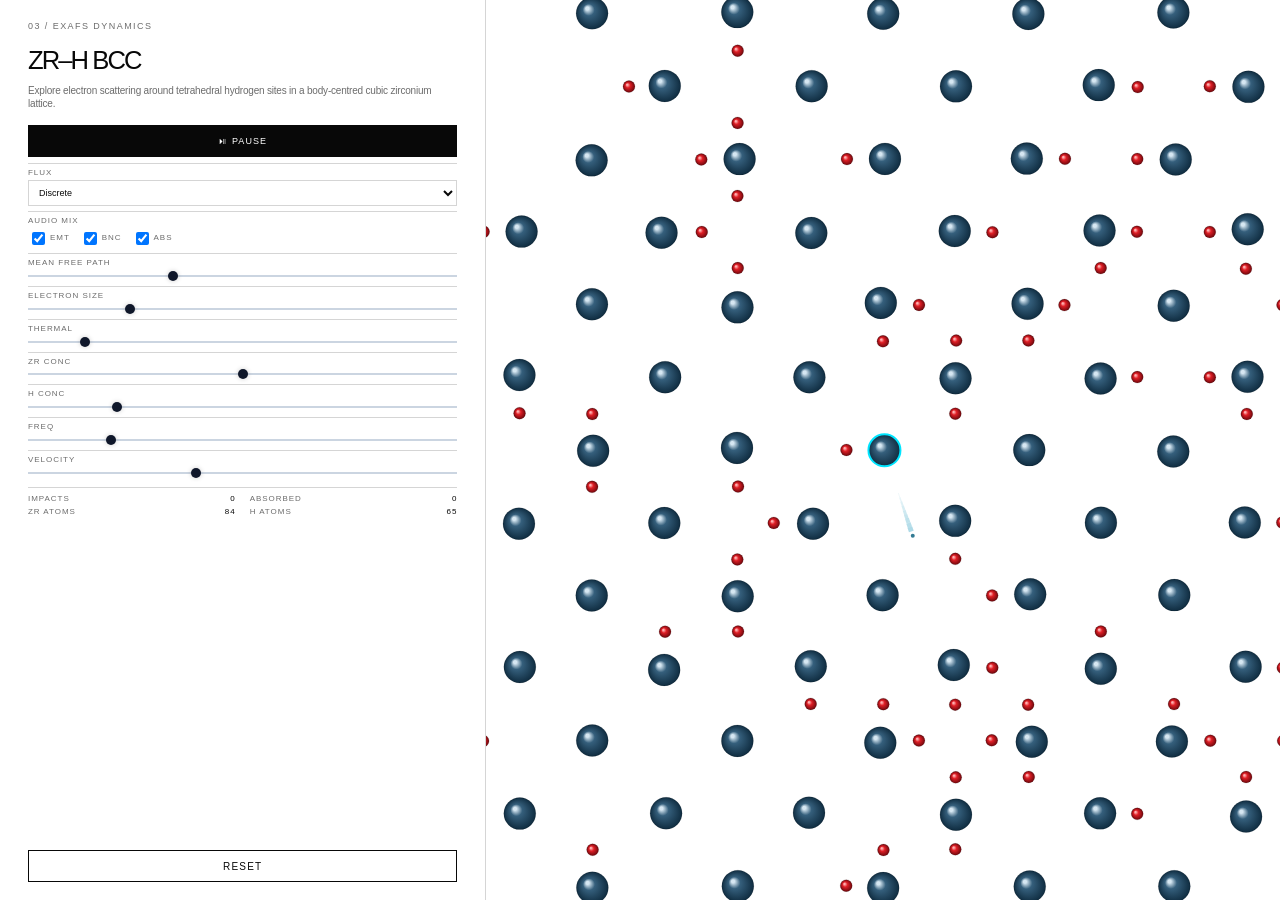
<file: tools/zr-h-bcc-exafs.html>
<!DOCTYPE html>
<html data-theme="light">
<head>
    <meta charset="UTF-8">
    <title>Zr-H BCC Tetrahedral EXAFS</title>
    <style>
        @import url('https://fonts.googleapis.com/css2?family=Inter:wght@400;700;900&display=swap');
        
        /* Universal Theme Matrix Engine */
        :root {
            --bg-body: #000000;
            --bg-container: #000000;
            --bg-panel: #0d0d0d;
            --bg-canvas: #000000;
            --border-panel: #333333;
            --border-control: #444444;
            --text-main: #eeeeee;
            --text-label: #ffffff;
            --text-stat-lbl: #aaaaaa;
            --btn-bg: #222222;
            --btn-hover-bg: #ffffff;
            --btn-hover-text: #000000;
            --slider-bg: #333333;
            --slider-thumb: #ffffff;
            --overlay-bg: rgba(0,0,0,0.9);
            --particle-trail: 0, 229, 255;
            
            /* Atomic Visual Profiles */
            --zr-l-offset: 0;
            --stroke-alpha: 0.1;
        }

        [data-theme="light"] {
            --bg-body: #f0f2f5;
            --bg-container: #ffffff;
            --bg-panel: #f8fafc;
            --bg-canvas: #ffffff;
            --border-panel: #cbd5e1;
            --border-control: #cbd5e1;
            --text-main: #1e293b;
            --text-label: #0f172a;
            --text-stat-lbl: #64748b;
            --btn-bg: #e2e8f0;
            --btn-hover-bg: #0f172a;
            --btn-hover-text: #ffffff;
            --slider-bg: #cbd5e1;
            --slider-thumb: #0f172a;
            --overlay-bg: rgba(255,255,255,0.95);
            --particle-trail: 0, 140, 180;
            
            --zr-l-offset: 20;
            --stroke-alpha: 0.25;
        }
       
        body {
            margin:0; padding:0; background: var(--bg-body); overflow:hidden;
            font-family: 'Inter', sans-serif; color: var(--text-main); user-select: none;
            width: 100vw; height: 100vh;
            transition: background 0.3s ease;
        }
        #container { display: flex; flex-direction: row; width: 100%; height: 100%; background: var(--bg-container); transition: background 0.3s ease; }
        #ui-panel {
            width: 170px; min-width: 170px; height: 100%;
            background: var(--bg-panel); border-right: 2px solid var(--border-panel);
            padding: 10px; display: flex; flex-direction: column;
            gap: 8px; box-sizing: border-box; z-index: 100;
            transition: background 0.3s ease, border-color 0.3s ease;
        }
        #c { flex-grow: 1; height: 100%; display: block; background: var(--bg-canvas); }
        #overlay {
            position: absolute; top:0; left:0; width:100%; height:100%;
            background: var(--overlay-bg); z-index: 1001;
            display: flex; flex-direction: column; justify-content: center; align-items: center; cursor: pointer;
        }
        .control { display: flex; flex-direction: column; gap: 2px; width: 100%; }
        .control label { font-size: 7.5px; color: var(--text-label); font-weight: 900; text-transform: uppercase; letter-spacing: 0.5px; }
       
        .legend { margin-top: 5px; padding-top: 5px; border-top: 1px solid var(--border-panel); display: flex; flex-direction: column; gap: 4px; }
        .stat-item { font-size: 8px; font-weight: 900; text-transform: uppercase; color: var(--text-stat-lbl); }
        .stat-val { color: var(--text-main); float: right; }
        #abs-val { color: #00aa44; }
        [data-theme="dark"] #abs-val { color: #00ff66; }
        #h-val { color: #ff4444; }

        button.ui-action-btn {
            background: var(--btn-bg); color: var(--text-main); border: 1px solid var(--text-main); padding: 6px; width: 100%;
            cursor: pointer; font-size: 11px; font-weight: 700; transition: all 0.2s; border-radius: 4px;
        }
        button.ui-action-btn:hover { background: var(--btn-hover-bg); color: var(--btn-hover-text); }
        
        select { background: var(--btn-bg); color: var(--text-main); border: 1px solid var(--border-control); font-size: 8px; padding: 2px; border-radius: 3px; width: 100%; outline: none; }
        input[type=range] { appearance: none; background: var(--slider-bg); height: 2px; width: 100%; margin: 4px 0; }
        input[type=range]::-webkit-slider-thumb {
            appearance: none; width: 10px; height: 10px; background: var(--slider-thumb);
            cursor: pointer; border-radius: 50%; box-shadow: 0 0 5px rgba(0,0,0,0.2);
        }
       
        .audio-toggles { display: flex; flex-direction: row; flex-wrap: wrap; gap: 6px; }
        .audio-toggles label { font-size: 7px; color: var(--text-stat-lbl); display: flex; align-items: center; gap: 2px; cursor: pointer;}
    </style>
    <link rel="stylesheet" href="./mithril-tool.css">
</head>
<body>
    <div id="container">
        <div id="ui-panel">
            <p class="tool-kicker">03 / EXAFS DYNAMICS</p>
            <h1 class="tool-heading"><span>ZR–H BCC</span></h1>
            <p class="tool-intro">Explore electron scattering around tetrahedral hydrogen sites in a body-centred cubic zirconium lattice.</p>
            <button id="play-pause" class="ui-action-btn" onclick="togglePause()">⏯ PAUSE</button>
           
            <div class="control">
                <label>Flux</label>
                <select id="emit-mode" onchange="emitMode=this.value">
                    <option value="pulse">Discrete</option>
                    <option value="cont">Continuous</option>
                </select>
            </div>
            <div class="control">
                <label>Audio Mix</label>
                <div class="audio-toggles">
                   <label><input type="checkbox" id="m-emit" checked> EMT</label>
                   <label><input type="checkbox" id="m-bounce" checked> BNC</label>
                   <label><input type="checkbox" id="m-abs" checked> ABS</label>
                </div>
            </div>
            <div class="control"><label>Mean Free Path</label><input type="range" id="mfp" min="100" max="1000" step="50" value="400" oninput="lambda_k=parseFloat(this.value)"></div>
            <div class="control"><label>Electron Size</label><input type="range" id="e-size" min="2" max="15" step="1" value="5" oninput="particleBaseR=parseFloat(this.value)"></div>
            <div class="control"><label>Thermal</label><input type="range" id="thermal" min="0" max="8" step="0.5" value="1" oninput="thermalK=this.value"></div>
            <div class="control"><label>Zr Conc</label><input type="range" id="fe-vol" min="10" max="80" value="45" oninput="latSize=this.value; generateLattice()"></div>
            <div class="control"><label>H Conc</label><input type="range" id="h-conc" min="0" max="100" value="20" oninput="hConc=this.value; generateLattice()"></div>
            <div class="control"><label>Freq</label><input type="range" id="emit-freq" min="1" max="60" value="12" oninput="emitFreq=this.value"></div>
            <div class="control"><label>Velocity</label><input type="range" id="vel" min="1" max="10" step="0.5" value="4.5" oninput="speedFactor=this.value"></div>
            <div class="legend">
                <div class="stat-item">Impacts <span class="stat-val" id="b-count">0</span></div>
                <div class="stat-item">Absorbed <span class="stat-val" id="abs-val">0</span></div>
                <div class="stat-item">Zr Atoms <span class="stat-val" id="fe-val">0</span></div>
                <div class="stat-item">H Atoms <span class="stat-val" id="h-val">0</span></div>
            </div>
           
            <button class="tool-reset" onclick="resetSim()">RESET</button>
        </div>
        <canvas id="c"></canvas>
    </div>
    <script>
        const canvas = document.getElementById('c');
        const ctx = canvas.getContext('2d');
        let atoms = [], hAtoms = [], particles = [];
        let isPaused = false, frame = 0;
        let latSize = 45, hConc = 20, emitFreq = 12, speedFactor = 4.5, lambda_k = 400, particleBaseR = 5, thermalK = 1, emitMode = 'pulse';
        let totalBounces = 0, totalAbsorbed = 0, emitter = null;
        let audioCtx;
       
        const PX_PER_ANG = 45;
        const A = 3.23;                    // Zr BCC lattice parameter (Å)
        const BCC_SPACING = A * PX_PER_ANG; // horizontal/vertical spacing for square projection

        class Atom {
            constructor(x, y, type = 'Zr') {
                this.baseX = x; this.baseY = y;
                this.x = x; this.y = y;
                this.vibeX = 0; this.vibeY = 0;
                this.type = type;
                this.r = type === 'Zr' ? 16 : 6;
                this.hitTime = -999;
                this.isEmitter = false;
            }
            updateVibe() {
                this.vibeX = (Math.random() - 0.5) * thermalK;
                this.vibeY = (Math.random() - 0.5) * thermalK;
            }
        }

        function generateLattice() {
            atoms = []; hAtoms = [];
            const dpr = canvas.width / Math.max(canvas.clientWidth, 1);
            const cx = (canvas.width / dpr) / 2;
            const cy = (canvas.height / dpr) / 2;
            const rows = 20, cols = 20;
            let tempZr = [];

            // BCC square projection: atoms on square grid + body-center atoms
            for (let r = -rows/2; r < rows/2; r++) {
                for (let c = -cols/2; c < cols/2; c++) {
                    let x = cx + c * BCC_SPACING;
                    let y = cy + r * BCC_SPACING;

                    const distFromCenter = Math.hypot(x - cx, y - cy);
                    if (distFromCenter < latSize * 12) {   // slightly larger radius for visibility
                        // Corner-type atom (square grid)
                        tempZr.push(new Atom(x, y, 'Zr'));

                        // Body-center atom in each square (true BCC feature)
                        const centerX = x + BCC_SPACING / 2;
                        const centerY = y + BCC_SPACING / 2;
                        if (Math.hypot(centerX - cx, centerY - cy) < latSize * 12) {
                            tempZr.push(new Atom(centerX, centerY, 'Zr'));
                        }
                    }
                }
            }

            // Tetrahedral interstitial sites in BCC (2D projection)
            tempZr.forEach(zr => {
                const offsets = [
                    {dx: 0.25 * BCC_SPACING, dy: 0.50 * BCC_SPACING},
                    {dx: 0.50 * BCC_SPACING, dy: 0.25 * BCC_SPACING},
                    {dx: -0.25 * BCC_SPACING, dy: 0.50 * BCC_SPACING},
                    {dx: 0.50 * BCC_SPACING, dy: -0.25 * BCC_SPACING}
                ];

                offsets.forEach(off => {
                    const hx = zr.x + off.dx;
                    const hy = zr.y + off.dy;
                    const distFromCenter = Math.hypot(hx - cx, hy - cy);
                    if (distFromCenter < latSize * 11 && Math.random() * 100 < hConc) {
                        hAtoms.push(new Atom(hx, hy, 'H'));
                    }
                });
            });

            // Light atomic layout structural relaxation 
            tempZr.forEach(zr => {
                let dx_total = 0, dy_total = 0;
                hAtoms.forEach(h => {
                    const dx = zr.x - h.x, dy = zr.y - h.y, dist = Math.hypot(dx, dy);
                    const forceRange = BCC_SPACING * 0.8;
                    if (dist < forceRange && dist > 0) {
                        const strength = (1 - dist/forceRange) * 8;   
                        dx_total += (dx/dist) * strength;
                        dy_total += (dy/dist) * strength;
                    }
                });
                zr.x += dx_total * 0.3;   
                zr.y += dy_total * 0.3;
                zr.baseX = zr.x; zr.baseY = zr.y;
            });

            atoms = tempZr;

            emitter = atoms.reduce((p, c) => Math.hypot(c.x-cx, c.y-cy) < Math.hypot(p.x-cx, p.y-cy) ? c : p);
            if(emitter) emitter.isEmitter = true;

            document.getElementById('fe-val').textContent = atoms.length;
            document.getElementById('h-val').textContent = hAtoms.length;
        }

        function playSound(freq, type, decay, vol, toggleId) {
            if (!audioCtx || !document.getElementById(toggleId).checked) return;
            try {
                const osc = audioCtx.createOscillator();
                const gain = audioCtx.createGain();
                osc.type = type;
                osc.frequency.setValueAtTime(freq, audioCtx.currentTime);
                gain.gain.setValueAtTime(vol, audioCtx.currentTime);
                gain.gain.exponentialRampToValueAtTime(0.0001, audioCtx.currentTime + decay);
                osc.connect(gain); gain.connect(audioCtx.destination);
                osc.start(); osc.stop(audioCtx.currentTime + decay);
            } catch(e) {}
        }

        function update() {
            if (isPaused) return;
            frame++;
            [...atoms, ...hAtoms].forEach(a => a.updateVibe());
            const interval = emitMode === 'pulse' ? Math.max(1, Math.floor(61 - emitFreq)) : 2;
            
            if (frame % interval === 0 && emitter) {
                const angle = Math.random() * Math.PI * 2;
                particles.push({
                    x: emitter.x, y: emitter.y,
                    vx: Math.cos(angle)*speedFactor, vy: Math.sin(angle)*speedFactor,
                    b: 0, pathLength: 0, history: [], intensity: 1.0
                });
                if(frame % 10 === 0) playSound(800, 'sine', 0.1, 0.05, 'm-emit');
            }

            for (let i = particles.length - 1; i >= 0; i--) {
                let p = particles[i];
                p.history.unshift({x: p.x, y: p.y});
                if(p.history.length > 10) p.history.pop();
                p.pathLength += Math.hypot(p.vx, p.vy);
                p.intensity = Math.exp(-p.pathLength / lambda_k);
                p.x += p.vx; p.y += p.vy;

                for (let s of [...atoms, ...hAtoms]) {
                    const dx = p.x - (s.x + s.vibeX), dy = p.y - (s.y + s.vibeY), d = Math.hypot(dx, dy);
                    if (d < (particleBaseR/2) + s.r) {
                        const nx = dx/d, ny = dy/d, dot = p.vx*nx + p.vy*ny;
                        if (dot < 0) {
                            p.vx -= 2*dot*nx; p.vy -= 2*dot*ny;
                            s.hitTime = frame; p.b++; totalBounces++;
                            if(totalBounces % 5 === 0) {
                                playSound(s.type === 'Zr' ? 150 : 400, 'triangle', 0.05, 0.03, 'm-bounce');
                            }
                        }
                    }
                }
                
                if (p.intensity < 0.01 || p.x < -50 || p.x > canvas.width + 50 || p.y < -50 || p.y > canvas.height + 50) {
                    particles.splice(i, 1);
                } else if (p.b > 0 && Math.hypot(p.x - emitter.x, p.y - emitter.y) < emitter.r + 5) {
                    totalAbsorbed++;
                    document.getElementById('abs-val').textContent = totalAbsorbed;
                    playSound(1100, 'sine', 0.25, 0.04, 'm-abs');
                    particles.splice(i, 1);
                }
            }
            document.getElementById('b-count').textContent = totalBounces;
        }

        function draw() {
            const dpr = canvas.width / Math.max(canvas.clientWidth, 1);
            const sysStyles = getComputedStyle(document.body);
            
            ctx.fillStyle = sysStyles.getPropertyValue('--bg-canvas').trim(); 
            ctx.fillRect(0, 0, canvas.width/dpr, canvas.height/dpr);
            
            const zrL = parseInt(sysStyles.getPropertyValue('--zr-l-offset').trim());
            const sAlpha = sysStyles.getPropertyValue('--stroke-alpha').trim();
            const trailRGB = sysStyles.getPropertyValue('--particle-trail').trim();

            [...atoms, ...hAtoms].forEach(a => {
                const isHit = frame - a.hitTime < 10;
                const tx = a.x + a.vibeX, ty = a.y + a.vibeY;
                ctx.beginPath(); ctx.arc(tx, ty, a.r, 0, Math.PI*2);
                const g = ctx.createRadialGradient(tx - a.r*0.3, ty - a.r*0.3, a.r*0.1, tx, ty, a.r);
               
                if (a.type === 'Zr') {
                    g.addColorStop(0, '#d6e7f2');
                    g.addColorStop(0.3, '#355f7c');
                    g.addColorStop(1, '#0f2c40');
                } else {
                    g.addColorStop(0, '#ffb0b0');
                    g.addColorStop(0.35, '#df1f26');
                    g.addColorStop(1, '#6d070c');
                }
                ctx.fillStyle = g; ctx.fill();
                ctx.strokeStyle = a.isEmitter ? '#00e5ff' : `rgba(0,0,0,${sAlpha})`;
                if (!a.isEmitter && document.documentElement.getAttribute('data-theme') !== 'light') {
                    ctx.strokeStyle = `rgba(255,255,255,${sAlpha})`;
                }
                ctx.lineWidth = a.isEmitter ? 2 : 0.5; ctx.stroke();
            });

            particles.forEach(p => {
                if (p.history.length > 2) {
                    for (let j = 0; j < p.history.length - 1; j++) {
                        const ratio = 1 - (j / p.history.length);
                        ctx.beginPath(); ctx.moveTo(p.history[j].x, p.history[j].y);
                        ctx.lineTo(p.history[j+1].x, p.history[j+1].y);
                        ctx.strokeStyle = `rgba(${trailRGB}, ${p.intensity * ratio * 0.4})`;
                        ctx.lineWidth = particleBaseR * ratio; ctx.stroke();
                    }
                }
                ctx.beginPath(); ctx.arc(p.x, p.y, (particleBaseR/2) * p.intensity, 0, Math.PI*2);
                ctx.fillStyle = document.documentElement.getAttribute('data-theme') === 'light'
                    ? `rgba(0, 90, 120, ${p.intensity})`
                    : `rgba(255, 255, 255, ${p.intensity})`;
                ctx.fill();
            });
            update(); requestAnimationFrame(draw);
        }

        function togglePause() {
            if (!audioCtx) audioCtx = new (window.AudioContext || window.webkitAudioContext)();
            isPaused = !isPaused;
            document.getElementById('play-pause').innerText = isPaused ? "▶ RESUME" : "⏯ PAUSE";
            if (audioCtx && audioCtx.state === 'suspended') audioCtx.resume();
        }

        function resetSim() { particles = []; totalBounces = 0; totalAbsorbed = 0; document.getElementById('abs-val').textContent = '0'; generateLattice(); }
       
        function resize() {
            const dpr = Math.min(window.devicePixelRatio || 1, 3);
            const rect = canvas.getBoundingClientRect();
            canvas.width = Math.max(1, Math.round(rect.width * dpr));
            canvas.height = Math.max(1, Math.round(rect.height * dpr));
            ctx.setTransform(1, 0, 0, 1, 0, 0);
            ctx.scale(dpr, dpr);
            generateLattice();
        }
        window.addEventListener('resize', resize);
        new ResizeObserver(resize).observe(canvas);
        resize();
        draw();
    </script>
</body>
</html>
</file>
<file: tools/mithril-tool.css>
:root {
  --mithril-paper: #ffffff;
  --mithril-ink: #080808;
  --mithril-mid: #6c6c6c;
  --mithril-line: #d5d5d5;
}

html,
body {
  width: 100%;
  height: 100%;
  overflow: hidden !important;
  overscroll-behavior: none;
  color: var(--mithril-ink) !important;
  background: var(--mithril-paper) !important;
  font-family: Arial, Helvetica, sans-serif !important;
}

*,
*::before,
*::after { box-sizing: border-box; }

#sidebar,
.sidebar {
  width: 38% !important;
  max-width: 520px !important;
  min-width: 0 !important;
  padding: 34px 28px 24px !important;
  gap: 0 !important;
  color: var(--mithril-ink) !important;
  background: var(--mithril-paper) !important;
  border: 0 !important;
  border-right: 1px solid var(--mithril-line) !important;
  overflow: hidden !important;
}

.tool-kicker {
  margin: 0 0 50px;
  color: var(--mithril-mid);
  font-size: 10px;
  line-height: 1;
  letter-spacing: .16em;
  text-transform: uppercase;
}

.tool-heading {
  margin: 0 0 34px;
  color: var(--mithril-ink);
  max-width: 100%;
  font-size: clamp(25px, 2.4vw, 44px);
  line-height: .84;
  font-weight: 400;
  letter-spacing: -.075em;
  white-space: nowrap;
  overflow-wrap: normal;
  word-break: normal;
}

.tool-heading span { display: block; }

.tool-intro {
  margin: 0 0 32px;
  color: var(--mithril-mid);
  font-size: 12px;
  line-height: 1.45;
  letter-spacing: -.02em;
}

.tool-control-section,
.control-group {
  margin: 0;
  padding: 20px 0 22px;
  border-top: 1px solid var(--mithril-line);
}

.control-group label,
.control-label,
.status-header,
#status-title {
  display: block;
  margin: 0 0 12px;
  color: var(--mithril-ink) !important;
  font-size: 10px !important;
  line-height: 1;
  font-weight: 400 !important;
  letter-spacing: .16em !important;
  text-transform: uppercase;
}

input[type="range"] {
  width: 100%;
  accent-color: var(--mithril-ink) !important;
}

.readout,
.badge {
  margin-top: 8px;
  color: var(--mithril-mid) !important;
  font-size: 11px !important;
  font-weight: 400 !important;
  letter-spacing: .08em;
  border-color: var(--mithril-line) !important;
  border-radius: 0 !important;
}

.tool-action-stack {
  display: grid;
  grid-template-columns: 1fr;
  gap: 0;
  padding: 20px 0 22px;
  border-top: 1px solid var(--mithril-line);
}

#run-btn,
.action-btn,
.tool-action {
  width: 100% !important;
  min-height: 40px;
  margin: 0 !important;
  padding: 0 10px !important;
  color: var(--mithril-paper) !important;
  background: var(--mithril-ink) !important;
  border: 1px solid var(--mithril-ink) !important;
  border-radius: 0 !important;
  font-size: 10px !important;
  font-weight: 400 !important;
  letter-spacing: .12em;
  text-transform: uppercase;
}

.tool-action + .tool-action { border-top-color: var(--mithril-paper) !important; }

.tool-reset {
  width: 100% !important;
  min-height: 40px;
  margin: 8px 0 0 !important;
  padding: 0 10px !important;
  color: var(--mithril-ink) !important;
  background: var(--mithril-paper) !important;
  border: 1px solid var(--mithril-ink) !important;
  border-radius: 0 !important;
  font-size: 10px !important;
  font-weight: 400 !important;
  letter-spacing: .12em;
  text-transform: uppercase;
}

.tool-status,
#status-divider,
.bottom-status-group {
  margin-top: auto !important;
  padding-top: 18px !important;
  border-top: 1px solid var(--mithril-line) !important;
}

.tool-status .readout,
#sim-status,
#interaction-status {
  color: var(--mithril-ink) !important;
  font-size: 18px !important;
  font-weight: 400 !important;
  letter-spacing: -.025em;
}

#wrapper-div,
#physics-engine-container,
#simulation-container,
#sim-viewport,
.canvas-area,
.plot-area {
  max-width: 100% !important;
  overflow: hidden !important;
  border-radius: 0 !important;
  box-shadow: none !important;
}

#canvas-container,
#canvas-target,
#three-target,
.canvas-area,
.plot-area {
  min-width: 0 !important;
  overflow: hidden !important;
}

#three-target canvas {
  display: block;
  width: 100% !important;
  height: 100% !important;
}

/* Compact control rail used by the EXAFS dynamics prototypes. */
#ui-panel {
  width: 38% !important;
  max-width: 520px !important;
  min-width: 0 !important;
  height: 100% !important;
  padding: 22px 28px 18px !important;
  gap: 0 !important;
  color: var(--mithril-ink) !important;
  background: var(--mithril-paper) !important;
  border: 0 !important;
  border-right: 1px solid var(--mithril-line) !important;
  overflow: hidden !important;
}

#ui-panel .tool-kicker {
  margin-bottom: 18px;
  font-size: 9px;
}

#ui-panel .tool-heading {
  margin-bottom: 12px;
  font-size: clamp(21px, 2vw, 36px);
  line-height: .88;
}

#ui-panel .tool-intro {
  margin-bottom: 14px;
  font-size: 10px;
  line-height: 1.35;
}

#ui-panel .control {
  display: flex;
  flex-direction: column;
  gap: 3px;
  width: 100%;
  padding: 5px 0;
  border-top: 1px solid var(--mithril-line);
}

#ui-panel .control label,
#ui-panel .stat-item {
  color: var(--mithril-mid) !important;
  font-size: 8px !important;
  line-height: 1.1;
  font-weight: 400 !important;
  letter-spacing: .12em !important;
  text-transform: uppercase;
}

#ui-panel select {
  min-height: 26px;
  padding: 3px 6px;
  color: var(--mithril-ink) !important;
  background: var(--mithril-paper) !important;
  border: 1px solid var(--mithril-line) !important;
  border-radius: 0 !important;
  font-size: 9px !important;
}

#ui-panel .audio-toggles {
  gap: 10px;
}

#ui-panel .legend {
  display: grid;
  grid-template-columns: repeat(2, minmax(0, 1fr));
  gap: 5px 14px;
  margin-top: 4px;
  padding-top: 7px;
  border-top: 1px solid var(--mithril-line);
}

#ui-panel .stat-val {
  color: var(--mithril-ink) !important;
}

#ui-panel .ui-action-btn {
  min-height: 32px;
  margin: 0 0 6px !important;
  padding: 0 8px !important;
  color: var(--mithril-paper) !important;
  background: var(--mithril-ink) !important;
  border: 1px solid var(--mithril-ink) !important;
  border-radius: 0 !important;
  font-size: 9px !important;
  font-weight: 400 !important;
  letter-spacing: .12em;
}

#ui-panel .tool-reset {
  min-height: 32px;
  margin-top: auto !important;
}

#c {
  flex: 1 1 0 !important;
  width: 0 !important;
  min-width: 0 !important;
  height: 100% !important;
}

#overlay {
  color: var(--mithril-ink) !important;
  background: rgba(255, 255, 255, .96) !important;
}

#overlay-title {
  color: var(--mithril-ink) !important;
  font-family: Arial, Helvetica, sans-serif !important;
  font-weight: 400 !important;
  letter-spacing: .16em !important;
}

#realtime-transition {
  padding-top: 0 !important;
  border-top: 0 !important;
}

@media (max-width: 760px) {
  #sim-main,
  #sim-viewport { flex-direction: column !important; height: auto !important; min-height: 100vh; }

  #sidebar,
  .sidebar,
  #ui-panel {
    width: 100% !important;
    max-width: none !important;
    min-height: 620px;
    border-right: 0 !important;
    border-bottom: 1px solid var(--mithril-line) !important;
  }

  #canvas-container,
  #canvas-target,
  #three-target,
  .canvas-area,
  .plot-area {
    min-height: 0;
    aspect-ratio: 16 / 9;
  }
}
</file>
